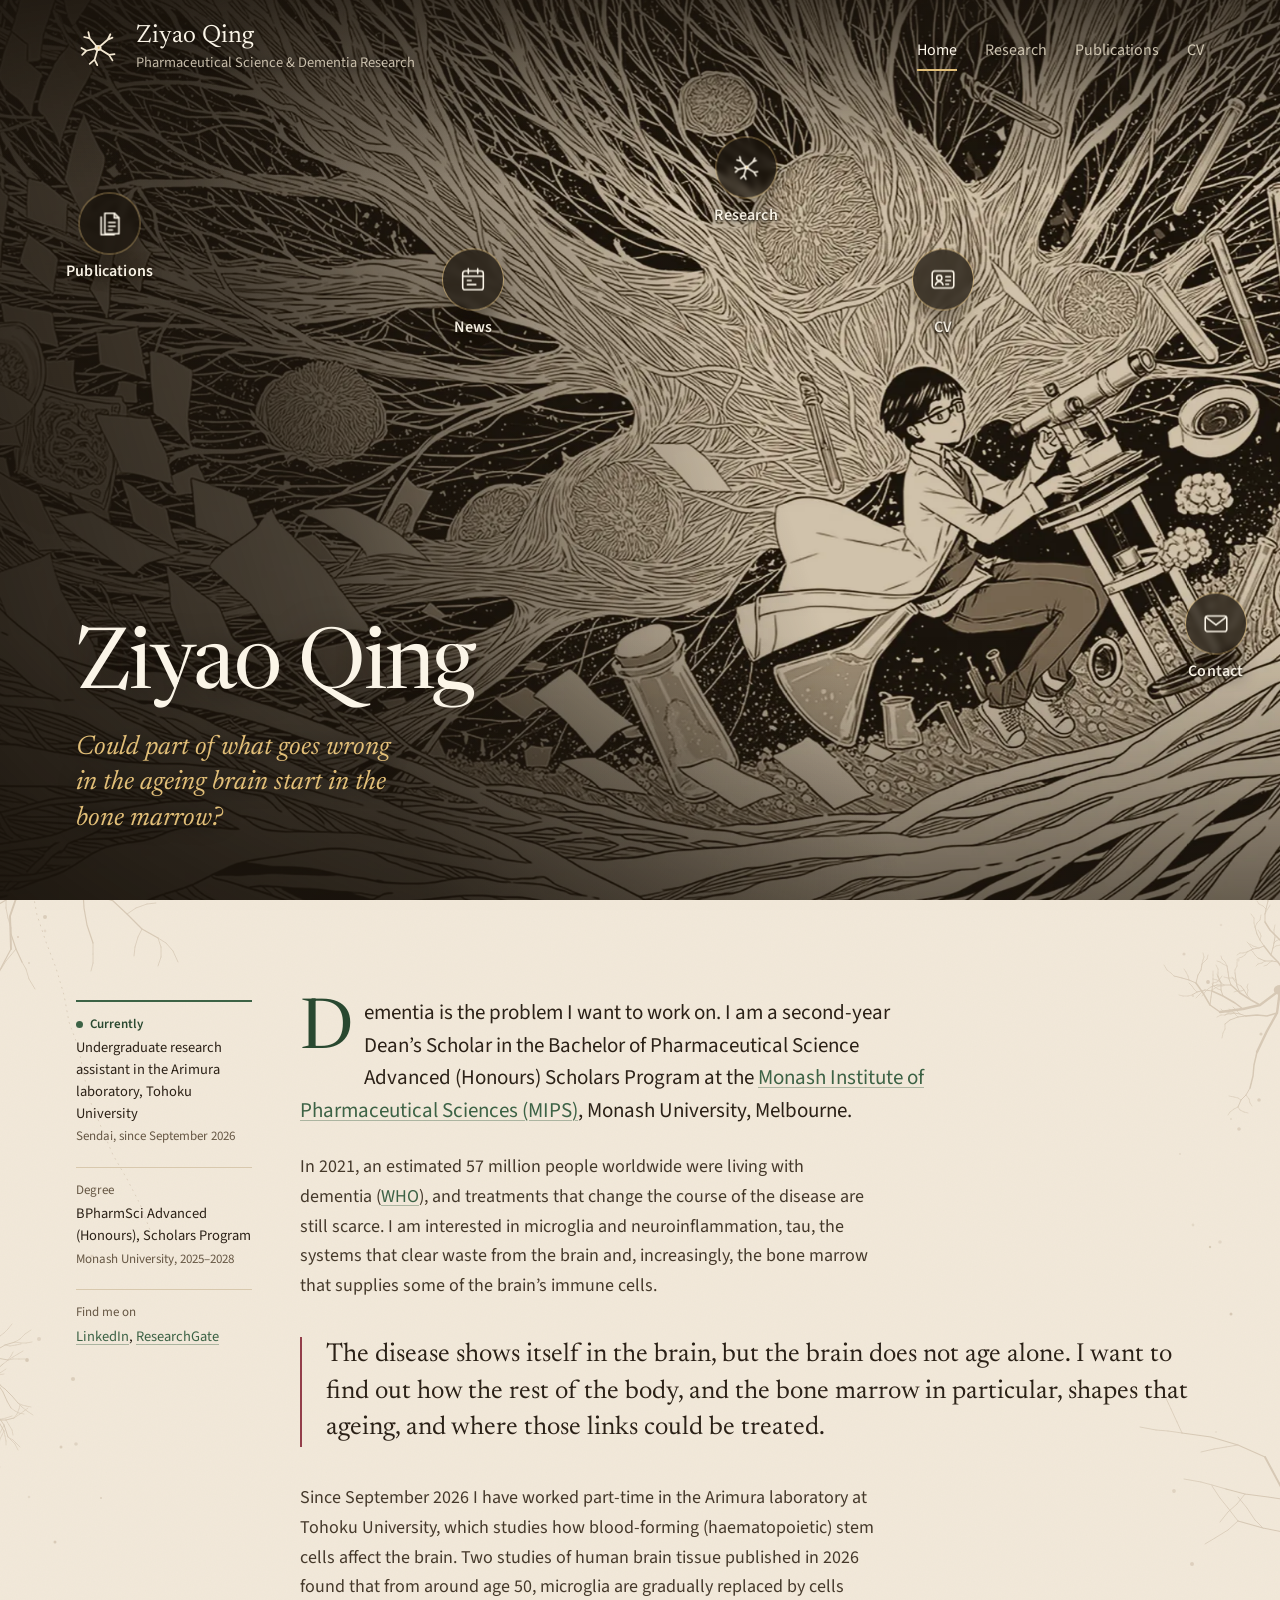
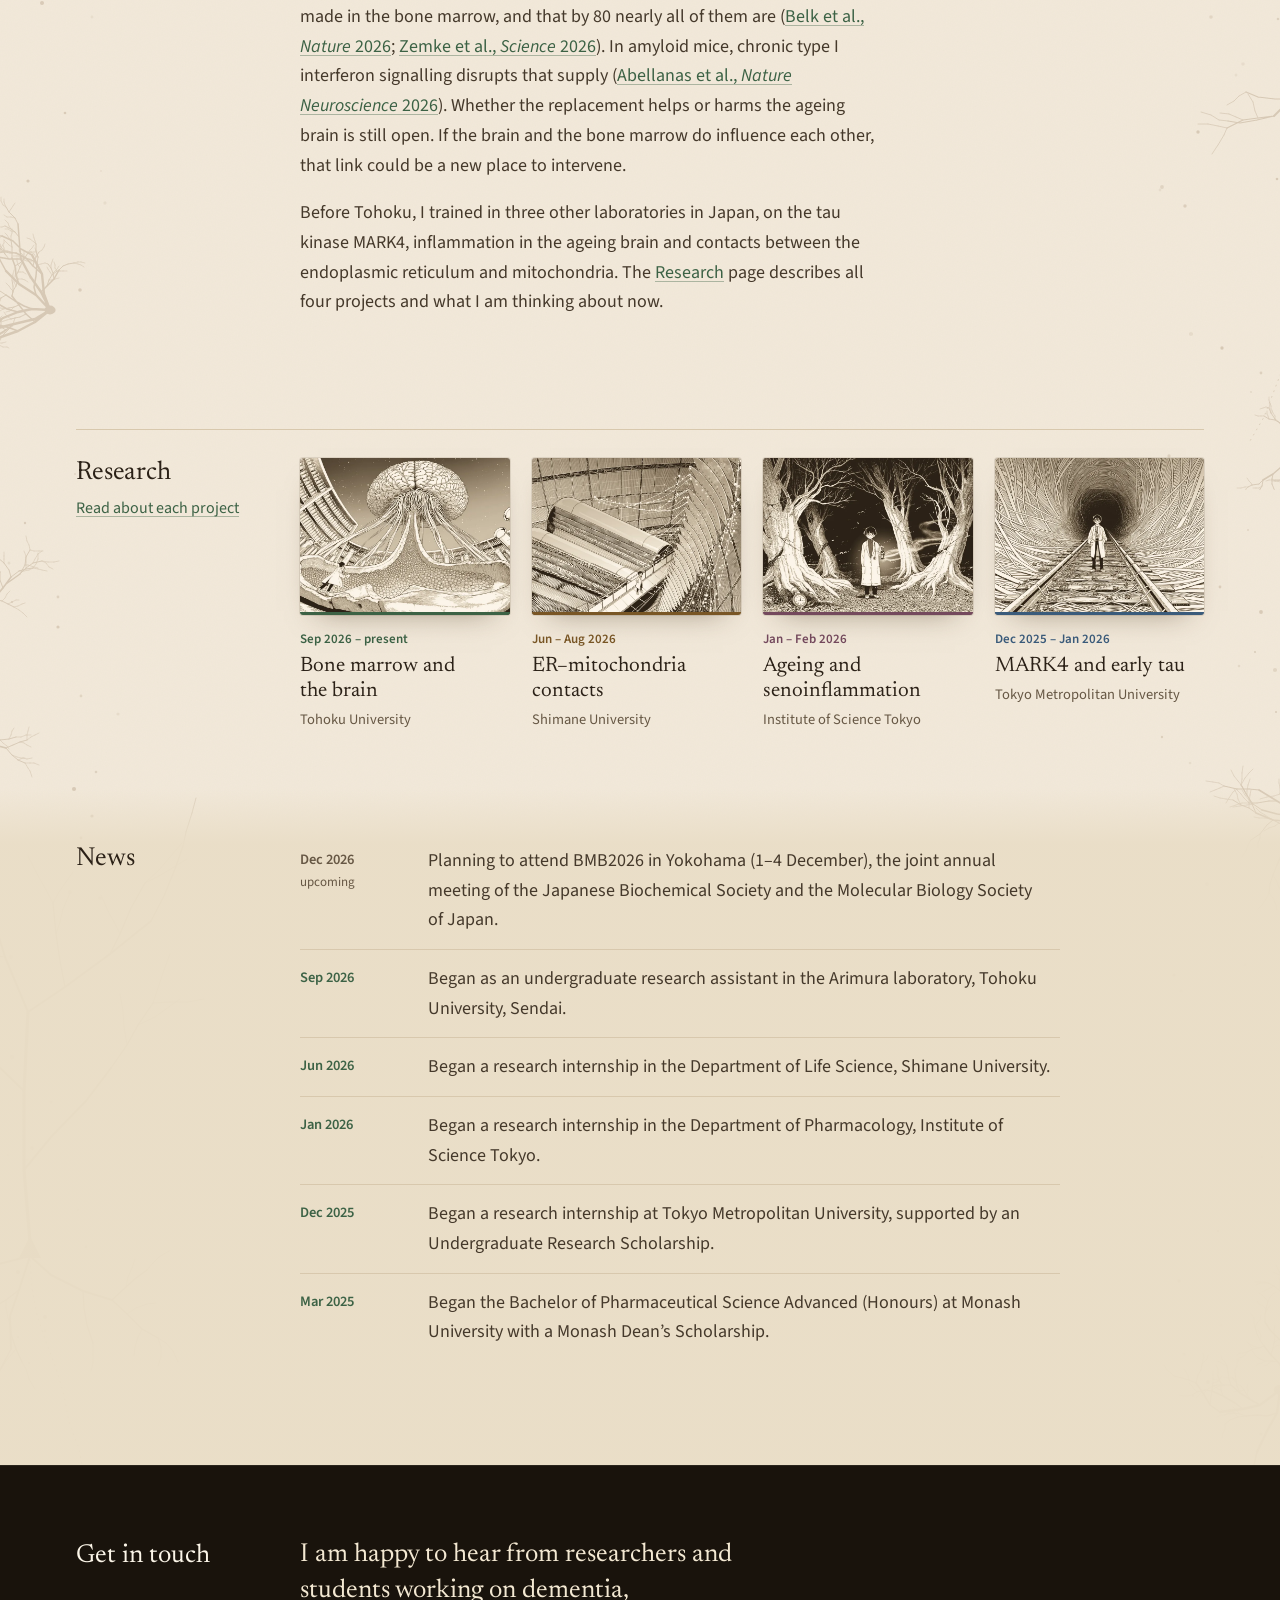
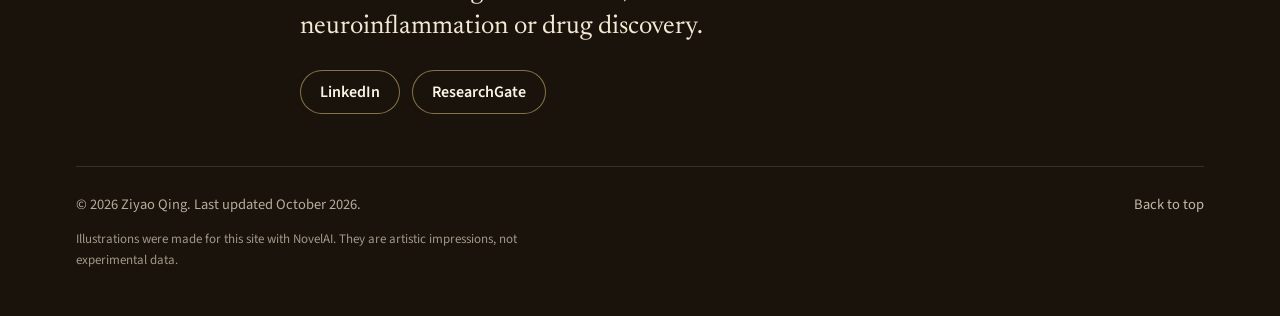
<file: index.html>
<!doctype html>
<html lang="en">
<head>
  <meta charset="utf-8">
  <meta name="viewport" content="width=device-width, initial-scale=1">
  <meta name="theme-color" content="#19130c">
  <title>Ziyao Qing – Pharmaceutical Science &amp; Dementia Research</title>
  <meta name="description" content="Personal website of Ziyao Qing, Dean's Scholar at the Monash Institute of Pharmaceutical Sciences, researching dementia and drug discovery.">
  <meta name="author" content="Ziyao Qing">
  <meta property="og:type" content="website">
  <meta property="og:title" content="Ziyao Qing">
  <meta property="og:description" content="Pharmaceutical science student at Monash University studying how the ageing body may push the brain toward dementia.">
  <meta property="og:image" content="https://ziyaoqing.github.io/images/art/og.jpg">
  <meta property="og:url" content="https://ziyaoqing.github.io/">
  <meta name="twitter:card" content="summary_large_image">
  <link rel="canonical" href="https://ziyaoqing.github.io/">
  <link rel="icon" type="image/svg+xml" href="images/microglia-glyph.svg">
  <link rel="alternate icon" type="image/png" href="images/favicon.png">
  <link rel="apple-touch-icon" href="images/apple-touch-icon.png">
  <link rel="preconnect" href="https://fonts.googleapis.com">
  <link rel="preconnect" href="https://fonts.gstatic.com" crossorigin>
  <link rel="stylesheet" href="https://fonts.googleapis.com/css2?family=Newsreader:ital,opsz,wght@0,6..72,400..600;1,6..72,400..500&family=Source+Sans+3:ital,wght@0,400..700;1,400..600&display=swap">
  <link rel="stylesheet" href="style.css?v=20261027e">
  <script type="application/ld+json">
  {
    "@context": "https://schema.org",
    "@type": "Person",
    "name": "Ziyao Qing",
    "url": "https://ziyaoqing.github.io/",
    "description": "Pharmaceutical science student at Monash University working on dementia, microglia and the bone marrow–brain axis.",
    "affiliation": [
      {"@type": "CollegeOrUniversity", "name": "Monash University", "url": "https://www.monash.edu/"},
      {"@type": "CollegeOrUniversity", "name": "Tohoku University", "url": "https://www.tohoku.ac.jp/en/"}
    ],
    "memberOf": [
      {"@type": "Organization", "name": "Neuroimmunology Australia"},
      {"@type": "Organization", "name": "International Society of Neuroimmunology"},
      {"@type": "Organization", "name": "Japanese Biochemical Society"},
      {"@type": "Organization", "name": "The Japanese Society for Chemical Biology"},
      {"@type": "Organization", "name": "Japan-Taiwan Biotech Association"}
    ],
    "knowsAbout": ["Dementia", "Microglia", "Neuroinflammation", "Tau", "Bone marrow–brain axis", "Drug discovery"],
    "knowsLanguage": ["zh", "en", "ja"],
    "sameAs": ["https://www.linkedin.com/in/ziyaoqing8964/", "https://www.researchgate.net/profile/Ziyao-Qing"]
  }
  </script>
</head>
<body class="page-home">
  <a class="skip-link" href="#main">Skip to content</a>
  <header class="masthead">
    <div class="wrapper">
      <a href="index.html" class="site-avatar" aria-hidden="true" tabindex="-1"><svg aria-hidden="true" xmlns="http://www.w3.org/2000/svg" viewBox="0 0 64 64" fill="none" stroke="currentColor" stroke-width="2.6" stroke-linecap="round" stroke-linejoin="round"><path d="M32 32 L46 20 M46 20 L53 17 M46 20 L50 12"/><path d="M32 32 L20 18 M20 18 L12 16 M20 18 L18 9"/><path d="M32 32 L15 36 M15 36 L8 32 M15 36 L9 42"/><path d="M32 32 L27 49 M27 49 L20 55 M27 49 L31 57"/><path d="M32 32 L48 42 M48 42 L56 41 M48 42 L53 50"/><ellipse cx="32" cy="32" rx="5.2" ry="4.4" fill="currentColor" stroke="none"/><circle cx="33" cy="31.5" r="1.6" stroke="none" style="fill:var(--gold)"/></svg></a>
      <div class="site-info">
        <a href="index.html" class="site-name">Ziyao Qing</a>
        <p class="site-description">Pharmaceutical Science &amp; Dementia Research</p>
      </div>
      <nav aria-label="Main">
        <a href="index.html" class="active" aria-current="page">Home</a>
        <a href="research.html">Research</a>
        <a href="publications.html">Publications</a>
        <a href="cv.html">CV</a>
      </nav>
    </div>
  </header>

  <section class="hero" aria-label="Introduction">
    <div class="hero-art">
      <div class="hero-breathe">
        <img class="hero-img" src="images/art/hero-1200.webp" srcset="images/art/hero-1200.webp 1200w, images/art/hero-1920.webp 1920w" sizes="100vw" width="1200" height="738" fetchpriority="high" alt="Ink illustration in manga style: a young researcher in a lab coat looks into a microscope beneath an enormous branching tree of glial cells and neurons, with papers and glassware drifting around him.">
        <div class="hero-shade" aria-hidden="true"></div>
        <ul class="spots" aria-label="Explore the site">
          <li><a class="spot" href="publications.html" data-x="15" data-y="27" style="--x:15;--y:27;--i:0"><span class="ring"><svg viewBox="0 0 32 32" aria-hidden="true"><g fill="none" stroke="currentColor" stroke-width="1.7" stroke-linejoin="round" stroke-linecap="round"><path d="M11 5h10l5 5v17H11z"/><path d="M21 5v5h5"/><path d="M7 9v19h14"/><path d="M15 15h7M15 19h7M15 23h4"/></g></svg></span><span class="lbl">Publications</span></a></li>
          <li><a class="spot" href="#news" data-x="39" data-y="33" style="--x:39;--y:33;--i:1"><span class="ring"><svg viewBox="0 0 32 32" aria-hidden="true"><g fill="none" stroke="currentColor" stroke-width="1.7" stroke-linejoin="round" stroke-linecap="round"><rect x="5" y="7" width="22" height="20" rx="2.5"/><path d="M5 12.5h22M11 4.5v5M21 4.5v5"/><path d="M10 17h4M10 21.5h9"/></g></svg></span><span class="lbl">News</span></a></li>
          <li><a class="spot" href="research.html" data-x="57" data-y="21" style="--x:57;--y:21;--i:2"><span class="ring"><svg viewBox="0 0 32 32" aria-hidden="true"><g fill="none" stroke="currentColor" stroke-width="1.7" stroke-linecap="round" stroke-linejoin="round"><path d="M16 16 23 10 26.5 8.5M23 10 25 6"/><path d="M16 16 10 9 6 8M10 9 9 4.5"/><path d="M16 16 7.5 18 4 16M7.5 18 4.5 21"/><path d="M16 16 13.5 24.5 10 27.5M13.5 24.5 15.5 28.5"/><path d="M16 16 24 21 28 20.5M24 21 26.5 25"/></g><ellipse cx="16" cy="16" rx="2.8" ry="2.3" fill="currentColor"/><circle cx="16.5" cy="15.8" r=".9" style="fill:var(--gold)"/></svg></span><span class="lbl">Research</span></a></li>
          <li><a class="spot" href="cv.html" data-x="70" data-y="33" style="--x:70;--y:33;--i:3"><span class="ring"><svg viewBox="0 0 32 32" aria-hidden="true"><g fill="none" stroke="currentColor" stroke-width="1.7" stroke-linejoin="round" stroke-linecap="round"><rect x="4.5" y="7" width="23" height="18" rx="2.5"/><circle cx="12" cy="14.3" r="2.8"/><path d="M8 21.5c.8-2.2 2.3-3.3 4-3.3s3.2 1.1 4 3.3"/><path d="M19 13h5M19 17h5M19 21h3"/></g></svg></span><span class="lbl">CV</span></a></li>
          <li><a class="spot" href="#contact" data-x="88" data-y="70" style="--x:88;--y:70;--i:4"><span class="ring"><svg viewBox="0 0 32 32" aria-hidden="true"><g fill="none" stroke="currentColor" stroke-width="1.7" stroke-linejoin="round" stroke-linecap="round"><rect x="4.5" y="8" width="23" height="16.5" rx="2.5"/><path d="m5.5 9.5 10.5 8 10.5-8"/></g></svg></span><span class="lbl">Contact</span></a></li>
        </ul>
      </div>
    </div>
    <div class="wrapper hero-text">
      <h1>Ziyao Qing</h1>
      <p class="hero-sub">Could part of what goes wrong in the ageing brain start in the bone marrow?</p>
    </div>
  </section>

  <main class="wrapper" id="main">
    <section class="intro grid2">
      <aside class="label-col">
        <dl class="facts">
          <div class="now"><dt>Currently</dt><dd>Undergraduate research assistant in the Arimura laboratory, Tohoku University<span class="since">Sendai, since September 2026</span></dd></div>
          <div><dt>Degree</dt><dd>BPharmSci Advanced (Honours), Scholars Program<span class="since">Monash University, <span class="nw">2025–2028</span></span></dd></div>
          <div><dt>Find me on</dt><dd><a href="https://www.linkedin.com/in/ziyaoqing8964/">LinkedIn</a>,
            <a href="https://www.researchgate.net/profile/Ziyao-Qing">ResearchGate</a></dd></div>
        </dl>
      </aside>
      <div class="intro-text content">
        <p class="lead">Dementia is the problem I want to work on. I am a second-year Dean’s Scholar in the Bachelor of
          Pharmaceutical Science Advanced (Honours) Scholars Program at the <a href="https://www.monash.edu/pharm">Monash
          Institute of Pharmaceutical Sciences (MIPS)</a>, Monash University, Melbourne.</p>

        <p>In 2021, an estimated 57 million people worldwide were living with dementia
          (<a href="https://www.who.int/news-room/fact-sheets/detail/dementia">WHO</a>), and treatments that change the
          course of the disease are still scarce. I am interested in microglia and neuroinflammation, tau, the systems
          that clear waste from the brain and, increasingly, the bone marrow that supplies some of the brain’s immune
          cells.</p>

        <p class="thesis">The disease shows itself in the brain, but the brain does not age alone. I want to find out how
          the rest of the body, and the bone marrow in particular, shapes that ageing, and where those links could be
          treated.</p>

        <p>Since September 2026 I have worked part-time in the Arimura laboratory at Tohoku University, which studies how
          blood-forming (haematopoietic) stem cells affect the brain. Two studies of human brain tissue published in 2026
          found that from around age 50, microglia are gradually replaced by cells made in the bone marrow, and that by 80
          nearly all of them are (<a href="https://doi.org/10.1038/s41586-026-10939-0">Belk et al., <em>Nature</em>
          2026</a>; <a href="https://doi.org/10.1126/science.adt8307">Zemke et al., <em>Science</em> 2026</a>). In amyloid
          mice, chronic type I interferon signalling disrupts that supply
          (<a href="https://doi.org/10.1038/s41593-026-02417-7">Abellanas et al., <em>Nature Neuroscience</em> 2026</a>).
          Whether the replacement helps or harms the ageing brain is still open. If the brain and the bone marrow do
          influence each other, that link could be a new place to intervene.</p>

        <p>Before Tohoku, I trained in three other laboratories in Japan, on the tau kinase MARK4, inflammation in the
          ageing brain and contacts between the endoplasmic reticulum and mitochondria. The
          <a href="research.html">Research</a> page describes all four projects and what I am thinking about now.</p>
      </div>
    </section>

    <section class="grid2 home-sec">
      <div class="label-h">
        <h2>Research</h2>
        <a class="more" href="research.html">Read about each project</a>
      </div>
      <ul class="tiles content" aria-label="Research themes">
      <li class="c-tohoku"><a href="research.html#bone-marrow"><span class="thumb photo"><img src="images/art/tile-tohoku.webp" width="800" height="600" loading="lazy" alt=""></span><span class="when">Sep 2026 – present</span><strong>Bone marrow and the brain</strong><span class="where">Tohoku University</span></a></li>
      <li class="c-shimane"><a href="research.html#organelle-contacts"><span class="thumb photo"><img src="images/art/tile-shimane.webp" width="800" height="600" loading="lazy" alt=""></span><span class="when">Jun – Aug 2026</span><strong>ER–mitochondria contacts</strong><span class="where">Shimane University</span></a></li>
      <li class="c-tokyo"><a href="research.html#senoinflammation"><span class="thumb photo"><img src="images/art/tile-tokyo.webp" width="800" height="600" loading="lazy" alt=""></span><span class="when">Jan – Feb 2026</span><strong>Ageing and senoinflammation</strong><span class="where">Institute of Science Tokyo</span></a></li>
      <li class="c-tmu"><a href="research.html#mark4"><span class="thumb photo"><img src="images/art/tile-tmu.webp" width="800" height="600" loading="lazy" alt=""></span><span class="when">Dec 2025 – Jan 2026</span><strong>MARK4 and early tau</strong><span class="where">Tokyo Metropolitan University</span></a></li>
      </ul>
    </section>

    <section class="band grid2 home-sec" id="news">
      <h2 class="label-h">News</h2>
      <ul class="news content">
      <li class="upcoming"><time datetime="2026-12">Dec 2026</time><span>Planning to attend BMB2026 in Yokohama (1–4 December), the joint annual meeting of the Japanese Biochemical Society and the Molecular Biology Society of Japan.</span></li>
      <li><time datetime="2026-09">Sep 2026</time><span>Began as an undergraduate research assistant in the Arimura laboratory, Tohoku University, Sendai.</span></li>
      <li><time datetime="2026-06">Jun 2026</time><span>Began a research internship in the Department of Life Science, Shimane University.</span></li>
      <li><time datetime="2026-01">Jan 2026</time><span>Began a research internship in the Department of Pharmacology, Institute of Science Tokyo.</span></li>
      <li><time datetime="2025-12">Dec 2025</time><span>Began a research internship at Tokyo Metropolitan University, supported by an Undergraduate Research Scholarship.</span></li>
      <li><time datetime="2025-03">Mar 2025</time><span>Began the Bachelor of Pharmaceutical Science Advanced (Honours) at Monash University with a Monash Dean’s Scholarship.</span></li>
      </ul>
    </section>

  </main>

  <footer id="contact">
    <div class="wrapper">
      <div class="colophon">
        <p class="colophon-label">Get in touch</p>
        <div class="colophon-body">
          <p class="colophon-text">I am happy to hear from researchers and students working on dementia, neuroinflammation or drug discovery.</p>
          <p class="colophon-links"><a href="https://www.linkedin.com/in/ziyaoqing8964/">LinkedIn</a> <a href="https://www.researchgate.net/profile/Ziyao-Qing">ResearchGate</a></p>
        </div>
      </div>
      <div class="foot">
        <span>&copy; 2026 Ziyao Qing. Last updated October 2026.</span>
        <a class="to-top" href="#top">Back to top</a>
      </div>
      <p class="credit">Illustrations were made for this site with NovelAI. They are artistic impressions, not experimental data.</p>
    </div>
  </footer>

  <script>
  (function () {
    var hero = document.querySelector('.hero'); if (!hero) return;
    var art = hero.querySelector('.hero-art'), img = hero.querySelector('.hero-img');
    var spots = hero.querySelectorAll('.spot'), IW = 1200, IH = 738;
    function place() {
      var w = art.clientWidth, h = art.clientHeight, s = Math.max(w / IW, h / IH);
      var pos = getComputedStyle(img).objectPosition.split(' ');
      var ox = (w - IW * s) * parseFloat(pos[0]) / 100, oy = (h - IH * s) * parseFloat(pos[1]) / 100;
      var ar = art.getBoundingClientRect(), pad = 16;
      var text = [].map.call(hero.querySelectorAll('.hero-text > *'), function (e) { return e.getBoundingClientRect(); });
      for (var i = 0; i < spots.length; i++) {
        var a = spots[i];
        // keep every hotspot inside the visible frame, clear of the header
        var x = Math.min(Math.max(a.dataset.x / 100 * IW * s + ox, pad + 64), w - pad - 64);
        var y = Math.min(Math.max(a.dataset.y / 100 * IH * s + oy, pad + 140), h - pad - 70);
        a.style.left = x + 'px'; a.style.top = y + 'px';
        // and never on top of the title block
        var cx = ar.left + x, cy = ar.top + y, clash = text.some(function (r) {
          return cx + 60 > r.left && cx - 60 < r.right && cy + 50 > r.top && cy - 40 < r.bottom;
        });
        a.parentNode.hidden = clash;
      }
    }
    place(); window.addEventListener('resize', place);
    var reduce = window.matchMedia('(prefers-reduced-motion: reduce)').matches;
    if (!reduce && window.matchMedia('(pointer: fine)').matches) {
      hero.addEventListener('pointermove', function (e) {
        var r = hero.getBoundingClientRect();
        art.style.setProperty('--px', (((e.clientX - r.left) / r.width - .5) * -14).toFixed(1) + 'px');
        art.style.setProperty('--py', (((e.clientY - r.top) / r.height - .5) * -9).toFixed(1) + 'px');
      });
      hero.addEventListener('pointerleave', function () { art.style.setProperty('--px', '0px'); art.style.setProperty('--py', '0px'); });
    }
  })();
  </script>
</body>
</html>
</file>
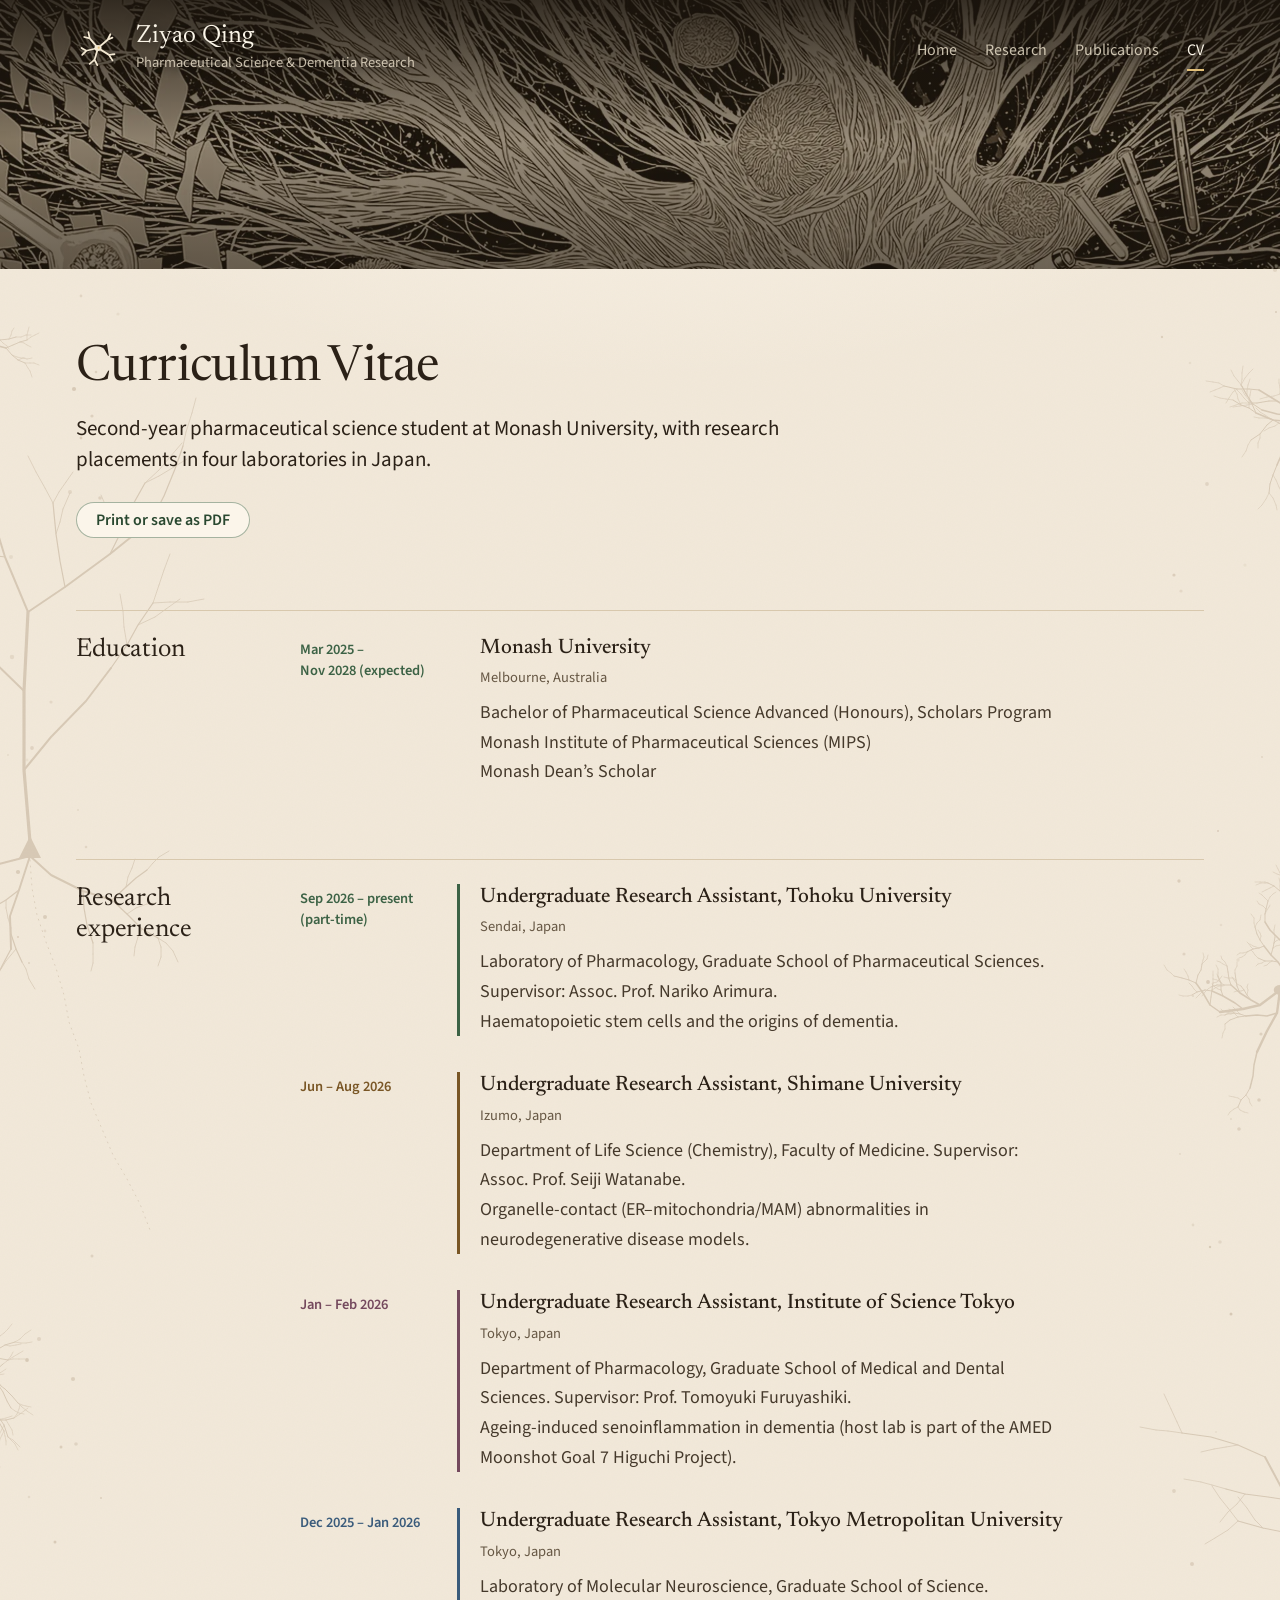
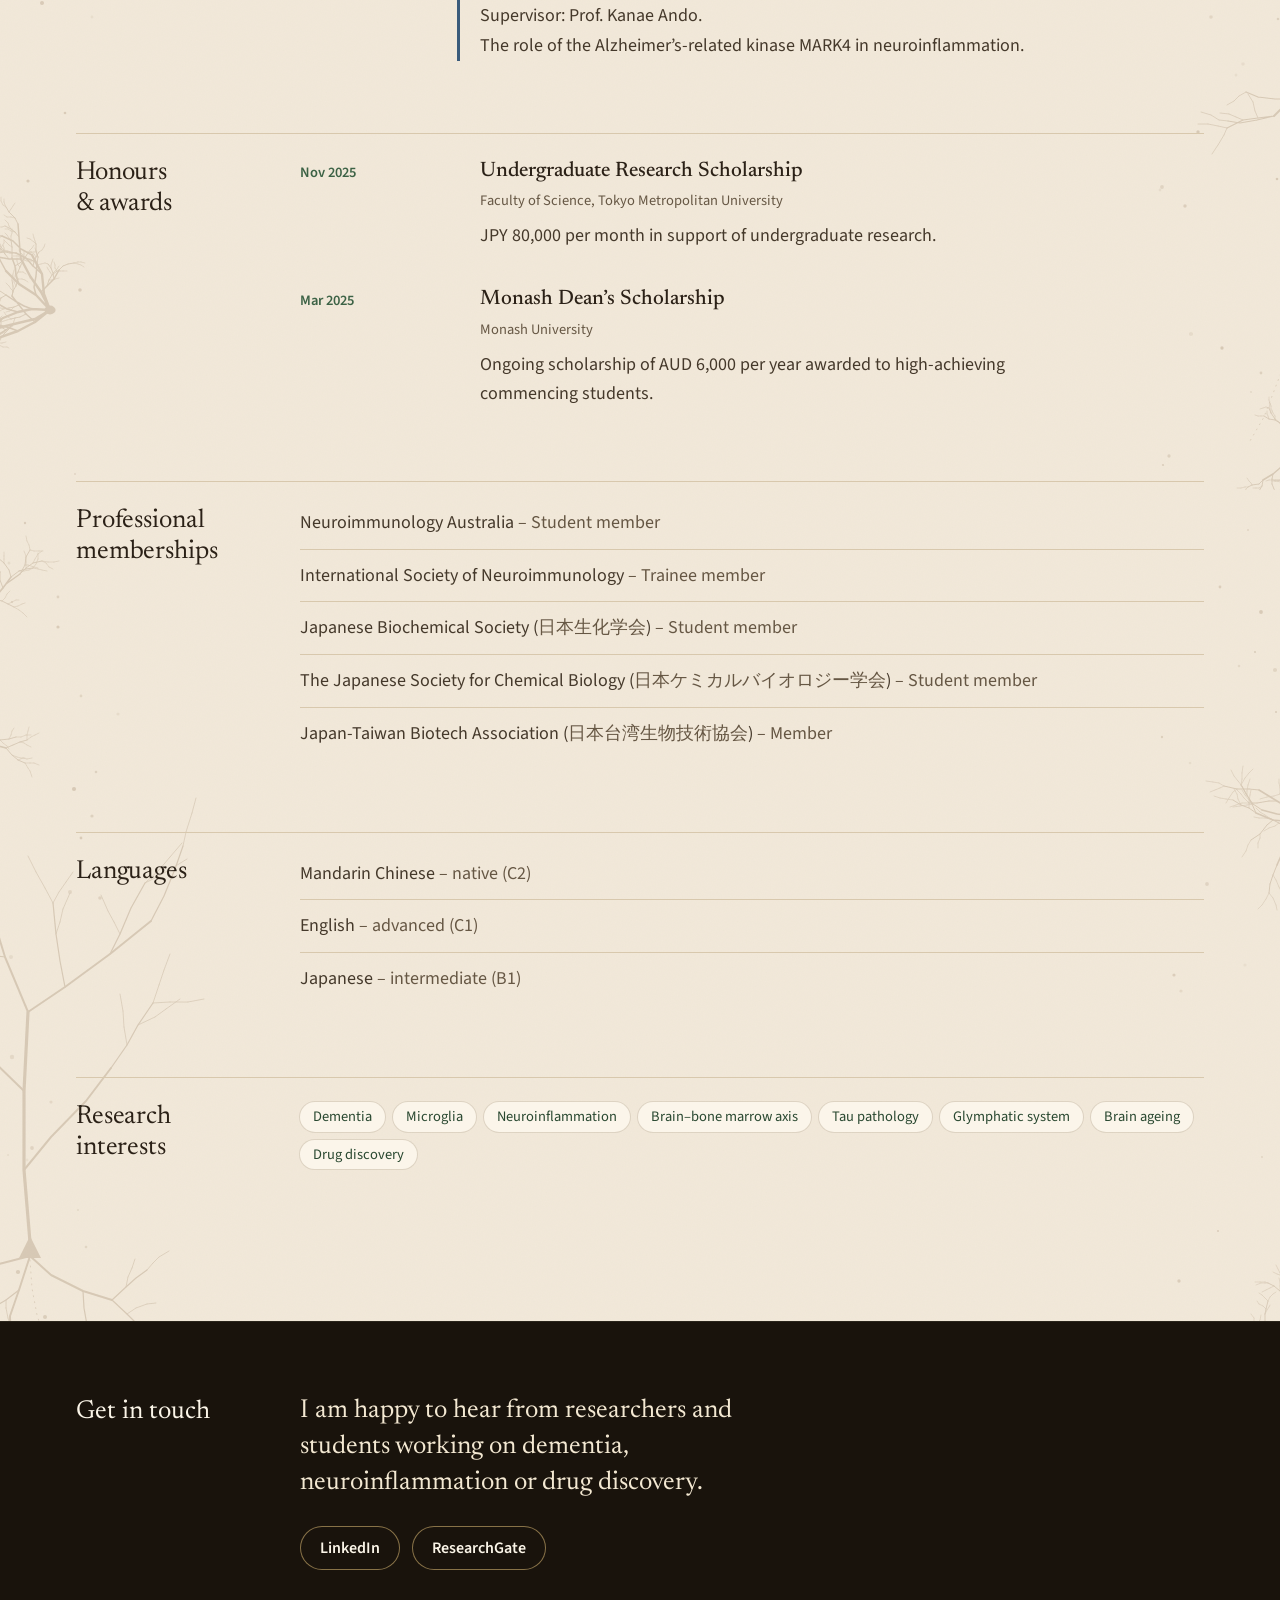
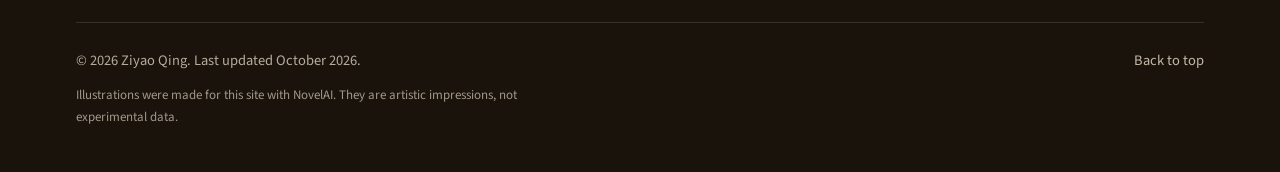
<file: cv.html>
<!doctype html>
<html lang="en">
<head>
  <meta charset="utf-8">
  <meta name="viewport" content="width=device-width, initial-scale=1">
  <meta name="theme-color" content="#19130c">
  <title>CV – Ziyao Qing</title>
  <meta name="description" content="Curriculum vitae of Ziyao Qing: education, research experience in dementia and neuroinflammation, awards and memberships.">
  <meta name="author" content="Ziyao Qing">
  <meta property="og:type" content="website">
  <meta property="og:title" content="CV – Ziyao Qing">
  <meta property="og:description" content="Curriculum vitae of Ziyao Qing: education, research experience, awards and memberships.">
  <meta property="og:image" content="https://ziyaoqing.github.io/images/art/og.jpg">
  <meta property="og:url" content="https://ziyaoqing.github.io/cv.html">
  <meta name="twitter:card" content="summary_large_image">
  <link rel="canonical" href="https://ziyaoqing.github.io/cv.html">
  <link rel="icon" type="image/svg+xml" href="images/microglia-glyph.svg">
  <link rel="alternate icon" type="image/png" href="images/favicon.png">
  <link rel="apple-touch-icon" href="images/apple-touch-icon.png">
  <link rel="preconnect" href="https://fonts.googleapis.com">
  <link rel="preconnect" href="https://fonts.gstatic.com" crossorigin>
  <link rel="stylesheet" href="https://fonts.googleapis.com/css2?family=Newsreader:ital,opsz,wght@0,6..72,400..600;1,6..72,400..500&family=Source+Sans+3:ital,wght@0,400..700;1,400..600&display=swap">
  <link rel="stylesheet" href="style.css?v=20261027e">
</head>
<body class="page-cv">
  <a class="skip-link" href="#main">Skip to content</a>
  <header class="masthead">
    <div class="wrapper">
      <a href="index.html" class="site-avatar" aria-hidden="true" tabindex="-1"><svg aria-hidden="true" xmlns="http://www.w3.org/2000/svg" viewBox="0 0 64 64" fill="none" stroke="currentColor" stroke-width="2.6" stroke-linecap="round" stroke-linejoin="round"><path d="M32 32 L46 20 M46 20 L53 17 M46 20 L50 12"/><path d="M32 32 L20 18 M20 18 L12 16 M20 18 L18 9"/><path d="M32 32 L15 36 M15 36 L8 32 M15 36 L9 42"/><path d="M32 32 L27 49 M27 49 L20 55 M27 49 L31 57"/><path d="M32 32 L48 42 M48 42 L56 41 M48 42 L53 50"/><ellipse cx="32" cy="32" rx="5.2" ry="4.4" fill="currentColor" stroke="none"/><circle cx="33" cy="31.5" r="1.6" stroke="none" style="fill:var(--gold)"/></svg></a>
      <div class="site-info">
        <a href="index.html" class="site-name">Ziyao Qing</a>
        <p class="site-description">Pharmaceutical Science &amp; Dementia Research</p>
      </div>
      <nav aria-label="Main">
        <a href="index.html">Home</a>
        <a href="research.html">Research</a>
        <a href="publications.html">Publications</a>
        <a href="cv.html" class="active" aria-current="page">CV</a>
      </nav>
    </div>
  </header>
  <div class="banner" aria-hidden="true">
    <img src="images/art/banner-glia-1200.webp" srcset="images/art/banner-glia-1200.webp 1200w, images/art/banner-glia-1920.webp 1920w" sizes="100vw" width="1200" height="275" alt="">
  </div>

  <main class="wrapper" id="main">
    <div class="print-head">
      <p class="print-name">Ziyao Qing</p>
      <p class="print-links"><span>ziyaoqing.github.io</span><span>linkedin.com/in/ziyaoqing8964</span><span>researchgate.net/profile/Ziyao-Qing</span></p>
    </div>
    <h1>Curriculum Vitae</h1>
    <p class="intro-line">Second-year pharmaceutical science student at Monash University, with research placements in four
      laboratories in Japan.</p>
    <p class="cv-actions"><button type="button" class="btn-print" onclick="window.print()">Print or save as PDF</button></p>

    <section class="cv-section">
      <h2>Education</h2>
      <div class="cv-list">
        <div class="cv-item">
          <p class="when">Mar 2025 –<br>Nov 2028 (expected)</p>
          <div>
            <h3>Monash University</h3>
            <p class="where">Melbourne, Australia</p>
            <p>Bachelor of Pharmaceutical Science Advanced (Honours), Scholars Program<br>
              Monash Institute of Pharmaceutical Sciences (MIPS)<br>
              Monash Dean’s Scholar</p>
          </div>
        </div>
      </div>
    </section>

    <section class="cv-section">
      <h2>Research experience</h2>
      <div class="cv-list">
        <div class="cv-item c-tohoku">
          <p class="when">Sep 2026 – present<br>(part-time)</p>
          <div>
            <h3>Undergraduate Research Assistant, Tohoku University</h3>
            <p class="where">Sendai, Japan</p>
            <p>Laboratory of Pharmacology, Graduate School of Pharmaceutical Sciences. Supervisor: Assoc.&nbsp;Prof.&nbsp;Nariko
              Arimura.<br>Haematopoietic stem cells and the origins of dementia.</p>
          </div>
        </div>
        <div class="cv-item c-shimane">
          <p class="when">Jun – Aug 2026</p>
          <div>
            <h3>Undergraduate Research Assistant, Shimane University</h3>
            <p class="where">Izumo, Japan</p>
            <p>Department of Life Science (Chemistry), Faculty of Medicine. Supervisor: Assoc.&nbsp;Prof.&nbsp;Seiji Watanabe.<br>
              Organelle-contact (ER–mitochondria/MAM) abnormalities in neurodegenerative disease models.</p>
          </div>
        </div>
        <div class="cv-item c-tokyo">
          <p class="when">Jan – Feb 2026</p>
          <div>
            <h3>Undergraduate Research Assistant, Institute of Science Tokyo</h3>
            <p class="where">Tokyo, Japan</p>
            <p>Department of Pharmacology, Graduate School of Medical and Dental Sciences. Supervisor: Prof.&nbsp;Tomoyuki
              Furuyashiki.<br>Ageing-induced senoinflammation in dementia (host lab is part of the AMED Moonshot Goal&nbsp;7
              Higuchi Project).</p>
          </div>
        </div>
        <div class="cv-item c-tmu">
          <p class="when">Dec 2025 – Jan 2026</p>
          <div>
            <h3>Undergraduate Research Assistant, Tokyo Metropolitan University</h3>
            <p class="where">Tokyo, Japan</p>
            <p>Laboratory of Molecular Neuroscience, Graduate School of Science. Supervisor: Prof.&nbsp;Kanae Ando.<br>
              The role of the Alzheimer’s-related kinase MARK4 in neuroinflammation.</p>
          </div>
        </div>
      </div>
    </section>

    <section class="cv-section">
      <h2>Honours &amp; awards</h2>
      <div class="cv-list">
        <div class="cv-item">
          <p class="when">Nov 2025</p>
          <div>
            <h3>Undergraduate Research Scholarship</h3>
            <p class="where">Faculty of Science, Tokyo Metropolitan University</p>
            <p>JPY&nbsp;80,000 per month in support of undergraduate research.</p>
          </div>
        </div>
        <div class="cv-item">
          <p class="when">Mar 2025</p>
          <div>
            <h3>Monash Dean’s Scholarship</h3>
            <p class="where">Monash University</p>
            <p>Ongoing scholarship of AUD&nbsp;6,000 per year awarded to high-achieving commencing students.</p>
          </div>
        </div>
      </div>
    </section>

    <section class="cv-section">
      <h2>Professional memberships</h2>
      <ul class="cv-plain">
        <li>Neuroimmunology Australia <span>– Student member</span></li>
        <li>International Society of Neuroimmunology <span>– Trainee member</span></li>
        <li>Japanese Biochemical Society (<span lang="ja">日本生化学会</span>) <span>– Student member</span></li>
        <li>The Japanese Society for Chemical Biology (<span lang="ja">日本ケミカルバイオロジー学会</span>) <span>– Student member</span></li>
        <li>Japan-Taiwan Biotech Association (<span lang="ja">日本台湾生物技術協会</span>) <span>– Member</span></li>
      </ul>
    </section>

    <section class="cv-section">
      <h2>Languages</h2>
      <ul class="cv-plain">
        <li>Mandarin Chinese <span>– native (C2)</span></li>
        <li>English <span>– advanced (C1)</span></li>
        <li>Japanese <span>– intermediate (B1)</span></li>
      </ul>
    </section>

    <section class="cv-section">
      <h2>Research interests</h2>
      <ul class="tags">
        <li>Dementia</li>
        <li>Microglia</li>
        <li>Neuroinflammation</li>
        <li>Brain–bone marrow axis</li>
        <li>Tau pathology</li>
        <li>Glymphatic system</li>
        <li>Brain ageing</li>
        <li>Drug discovery</li>
      </ul>
    </section>
  </main>

  <footer id="contact">
    <div class="wrapper">
      <div class="colophon">
        <p class="colophon-label">Get in touch</p>
        <div class="colophon-body">
          <p class="colophon-text">I am happy to hear from researchers and students working on dementia, neuroinflammation or drug discovery.</p>
          <p class="colophon-links"><a href="https://www.linkedin.com/in/ziyaoqing8964/">LinkedIn</a> <a href="https://www.researchgate.net/profile/Ziyao-Qing">ResearchGate</a></p>
        </div>
      </div>
      <div class="foot">
        <span>&copy; 2026 Ziyao Qing. Last updated October 2026.</span>
        <a class="to-top" href="#top">Back to top</a>
      </div>
      <p class="credit">Illustrations were made for this site with NovelAI. They are artistic impressions, not experimental data.</p>
    </div>
  </footer>
</body>
</html>
</file>
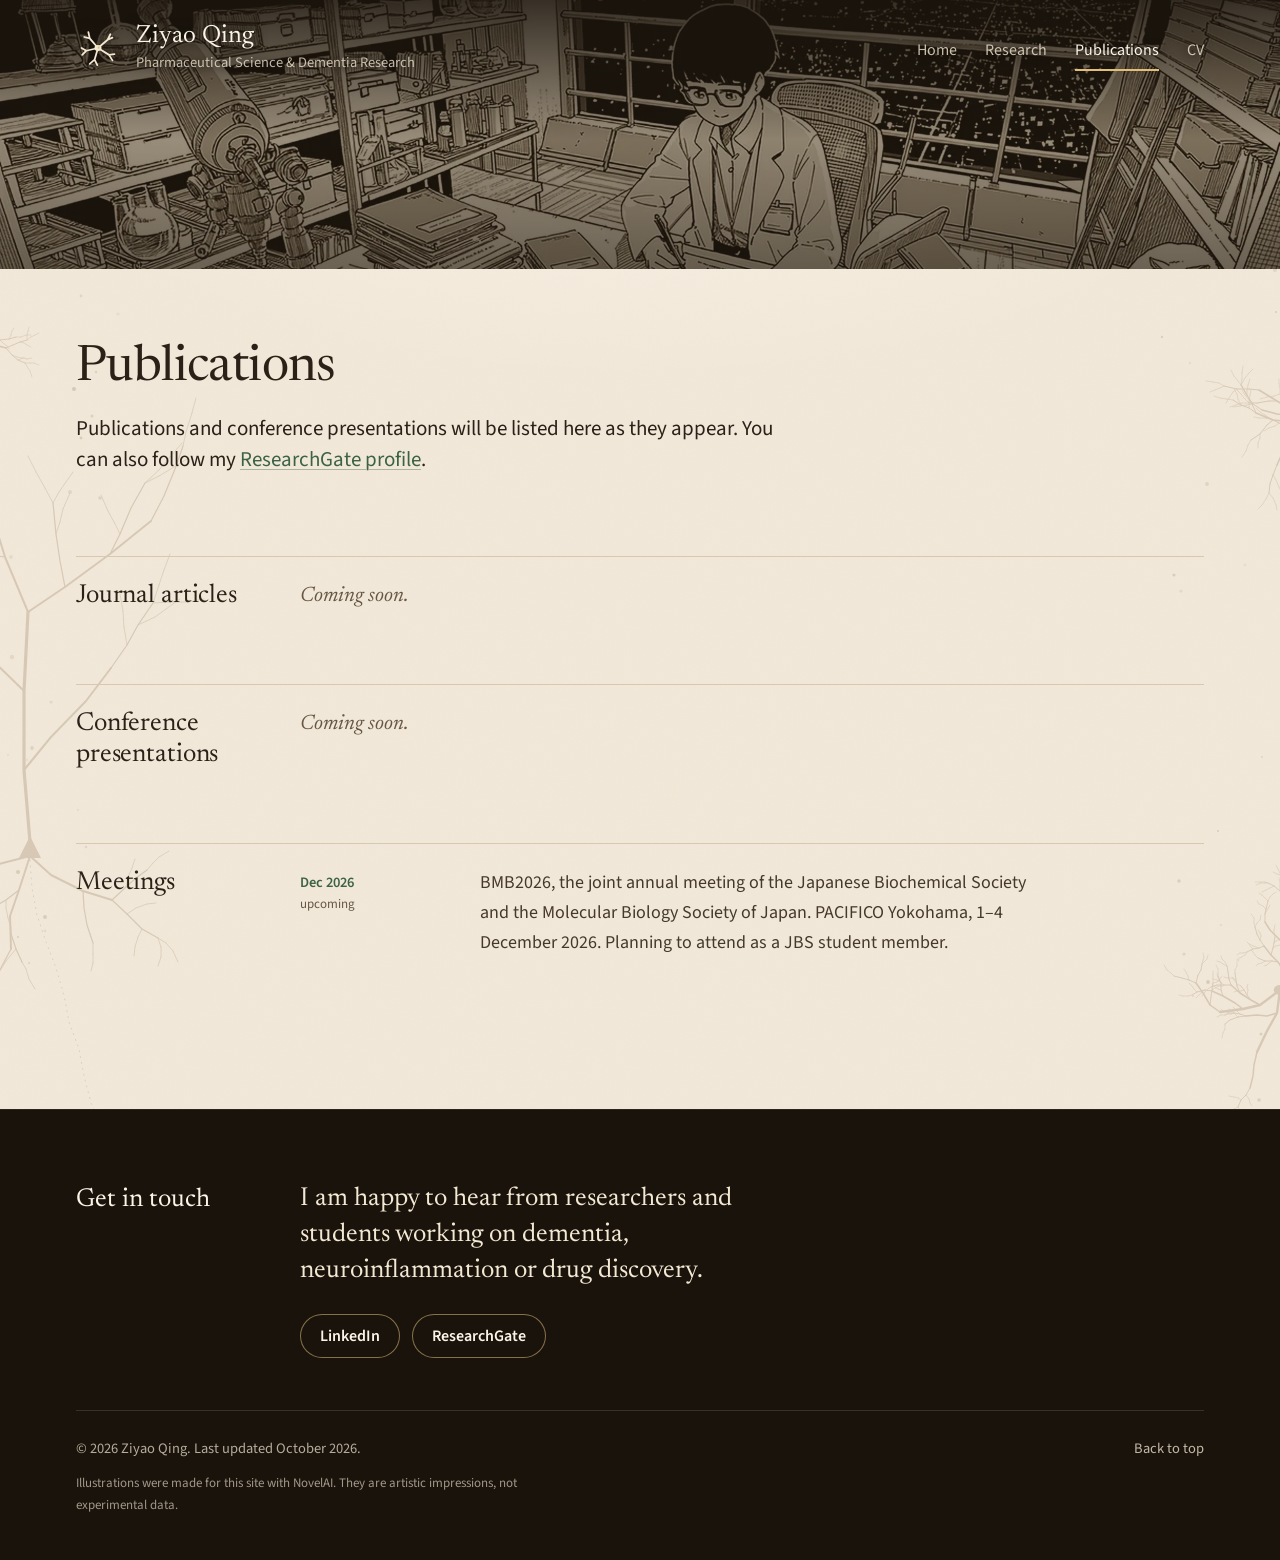
<file: publications.html>
<!doctype html>
<html lang="en">
<head>
  <meta charset="utf-8">
  <meta name="viewport" content="width=device-width, initial-scale=1">
  <meta name="theme-color" content="#19130c">
  <title>Publications – Ziyao Qing</title>
  <meta name="description" content="Publications and conference presentations of Ziyao Qing.">
  <meta name="author" content="Ziyao Qing">
  <meta property="og:type" content="website">
  <meta property="og:title" content="Publications – Ziyao Qing">
  <meta property="og:description" content="Publications and conference presentations of Ziyao Qing.">
  <meta property="og:image" content="https://ziyaoqing.github.io/images/art/og.jpg">
  <meta property="og:url" content="https://ziyaoqing.github.io/publications.html">
  <meta name="twitter:card" content="summary_large_image">
  <link rel="canonical" href="https://ziyaoqing.github.io/publications.html">
  <link rel="icon" type="image/svg+xml" href="images/microglia-glyph.svg">
  <link rel="alternate icon" type="image/png" href="images/favicon.png">
  <link rel="apple-touch-icon" href="images/apple-touch-icon.png">
  <link rel="preconnect" href="https://fonts.googleapis.com">
  <link rel="preconnect" href="https://fonts.gstatic.com" crossorigin>
  <link rel="stylesheet" href="https://fonts.googleapis.com/css2?family=Newsreader:ital,opsz,wght@0,6..72,400..600;1,6..72,400..500&family=Source+Sans+3:ital,wght@0,400..700;1,400..600&display=swap">
  <link rel="stylesheet" href="style.css?v=20261027e">
</head>
<body>
  <a class="skip-link" href="#main">Skip to content</a>
  <header class="masthead">
    <div class="wrapper">
      <a href="index.html" class="site-avatar" aria-hidden="true" tabindex="-1"><svg aria-hidden="true" xmlns="http://www.w3.org/2000/svg" viewBox="0 0 64 64" fill="none" stroke="currentColor" stroke-width="2.6" stroke-linecap="round" stroke-linejoin="round"><path d="M32 32 L46 20 M46 20 L53 17 M46 20 L50 12"/><path d="M32 32 L20 18 M20 18 L12 16 M20 18 L18 9"/><path d="M32 32 L15 36 M15 36 L8 32 M15 36 L9 42"/><path d="M32 32 L27 49 M27 49 L20 55 M27 49 L31 57"/><path d="M32 32 L48 42 M48 42 L56 41 M48 42 L53 50"/><ellipse cx="32" cy="32" rx="5.2" ry="4.4" fill="currentColor" stroke="none"/><circle cx="33" cy="31.5" r="1.6" stroke="none" style="fill:var(--gold)"/></svg></a>
      <div class="site-info">
        <a href="index.html" class="site-name">Ziyao Qing</a>
        <p class="site-description">Pharmaceutical Science &amp; Dementia Research</p>
      </div>
      <nav aria-label="Main">
        <a href="index.html">Home</a>
        <a href="research.html">Research</a>
        <a href="publications.html" class="active" aria-current="page">Publications</a>
        <a href="cv.html">CV</a>
      </nav>
    </div>
  </header>
  <div class="banner" aria-hidden="true">
    <img src="images/art/banner-desk-1200.webp" srcset="images/art/banner-desk-1200.webp 1200w, images/art/banner-desk-1920.webp 1920w" sizes="100vw" width="1200" height="275" alt="">
  </div>

  <main class="wrapper" id="main">
    <h1>Publications</h1>
    <p class="intro-line">Publications and conference presentations will be listed here as they appear. You can also
      follow my <a href="https://www.researchgate.net/profile/Ziyao-Qing">ResearchGate profile</a>.</p>

    <section class="cv-section">
      <h2>Journal articles</h2>
      <p class="placeholder">Coming soon.</p>
      <!-- Example entry:
      <div class="cv-item">
        <p class="when">2027</p>
        <div><p><strong>Qing Z</strong>, Coauthor A, Coauthor B. Title of the paper. <em>Journal Name</em>.
          <a href="https://doi.org/xxxx">DOI</a></p></div>
      </div>
      -->
    </section>

    <section class="cv-section">
      <h2>Conference presentations</h2>
      <p class="placeholder">Coming soon.</p>
    </section>

    <section class="cv-section">
      <h2>Meetings</h2>
      <div class="cv-list">
        <div class="cv-item">
          <p class="when">Dec 2026<br><span class="soon">upcoming</span></p>
          <div><p>BMB2026, the joint annual meeting of the Japanese Biochemical Society and the Molecular Biology Society of
            Japan. PACIFICO Yokohama, 1–4 December 2026. Planning to attend as a JBS student member.</p></div>
        </div>
      </div>
    </section>
  </main>

  <footer id="contact">
    <div class="wrapper">
      <div class="colophon">
        <p class="colophon-label">Get in touch</p>
        <div class="colophon-body">
          <p class="colophon-text">I am happy to hear from researchers and students working on dementia, neuroinflammation or drug discovery.</p>
          <p class="colophon-links"><a href="https://www.linkedin.com/in/ziyaoqing8964/">LinkedIn</a> <a href="https://www.researchgate.net/profile/Ziyao-Qing">ResearchGate</a></p>
        </div>
      </div>
      <div class="foot">
        <span>&copy; 2026 Ziyao Qing. Last updated October 2026.</span>
        <a class="to-top" href="#top">Back to top</a>
      </div>
      <p class="credit">Illustrations were made for this site with NovelAI. They are artistic impressions, not experimental data.</p>
    </div>
  </footer>
</body>
</html>
</file>
<file: style.css>
/* ==========================================================
   Ziyao Qing – site styles

   One palette, used everywhere (CSS, inline SVG, canvas and the
   duotone illustrations):
   - paper and ink share one warm hue; "night" is the darkest ink
     and is used for the illustrated hero, page banners and footer
   - every large dark surface (hero, banners, synthesis, footer)
     is the same night ink; there is no second dark colour
   - moss green is the only primary colour; madder red marks the
     author's own view (thesis and "Current thinking")
   - gold appears only on night surfaces
   - the four placement hues share one lightness and one low
     chroma (OKLCH L .46, C .065), so they read as four inks from
     the same press; cream text on each passes WCAG AA. They mark
     which lab (blocks, rules, dates), never running text
   Type: Newsreader for headings, labels and statements; Source
   Sans 3 for running text (it carries Greek, true italics and
   tabular figures). Eight sizes, set as tokens below.
   ========================================================== */
:root {
  /* paper & ink */
  --paper: #f2e9da;
  --paper-2: #e9ddc6;
  --plate: #fbf5ea;
  --rule: #d8c8ad;
  --ink: #2b2117;
  --body: #45392b;
  --muted: #665744;      /* 5.8:1 on paper, 5.2:1 on the bands */
  --sepia: #7a5a36;
  --night: #19130c;
  --cream: #f3e8d2;
  --cream-hi: #fbf5e8;
  --gold: #e2bf78;

  /* colour */
  --green: #3c6245;      /* moss: links, markers, the one primary */
  --green-dk: #294830;
  --red: #933e4a;        /* madder: the author's own view */
  --red-dk: #6f2c35;

  /* placements: equal lightness and chroma */
  --c-tohoku: #3c6245;   /* moss  */
  --c-shimane: #795625;  /* ochre */
  --c-tokyo: #74495d;    /* plum  */
  --c-tmu: #3a5b7b;      /* slate */

  /* channels for alpha use: rgb(var(--x-rgb) / a) */
  --night-rgb: 25 19 12;
  --cream-rgb: 243 232 210;
  --gold-rgb: 226 191 120;
  --green-rgb: 60 98 69;
  --plate-rgb: 251 245 234;
  --paper2-rgb: 233 221 198;
  --shade-rgb: 66 46 22;

  /* elevation: one shadow tint taken from the ink */
  --edge: 0 0 0 1px rgb(var(--shade-rgb) / .11);
  --lift: 0 0 0 1px rgb(var(--shade-rgb) / .11), 0 14px 28px -18px rgb(var(--shade-rgb) / .5);
  --lift-hi: 0 0 0 1px rgb(var(--shade-rgb) / .12), 0 24px 44px -28px rgb(var(--shade-rgb) / .75);

  /* type: Newsreader has no Greek, so β and σ fall back to a serif that does */
  --serif: "Newsreader", "Noto Serif", Georgia, "Times New Roman", serif;
  --sans: "Source Sans 3", "Source Sans Pro", "Helvetica Neue", Arial, "Hiragino Sans", "Yu Gothic", "Noto Sans JP", sans-serif;
  --measure: 64ch;
  --fs-2xs: 13px;      /* credits, small print */
  --fs-xs: 14.5px;     /* meta: dates, places, captions, tags */
  --fs-sm: 16px;       /* interface text, notes, card text */
  --fs-body: 18px;     /* running text */
  --fs-lead: 21px;     /* lead paragraphs; serif entry titles and labels */
  --fs-h2: 26px;       /* section labels */
  --fs-quote: clamp(22px, 2.2vw, 26px);   /* thesis and closing statements */
  --fs-h1: clamp(36px, 4.4vw, 50px);

  /* layout */
  --page: 1200px;
  --label: 176px;      /* left label column used on every page */
  --gap: 48px;         /* column gutter */
  --fig: 384px;        /* figure column on the research page */
  --s-section: 112px;  /* between major sections */
  --s-block: 40px;     /* between blocks inside a section */
}

/* ---------- base ---------- */
* { box-sizing: border-box; }
html { -webkit-text-size-adjust: 100%; scroll-behavior: smooth; scroll-padding-top: 24px; overflow-x: clip; }
body {
  margin: 0; min-height: 100vh; min-height: 100svh; display: flex; flex-direction: column;
  background-color: var(--paper);
  background-image:
    url("images/bg-cells.svg"),
    radial-gradient(ellipse 80% 60% at 50% 0%, rgb(var(--plate-rgb) / .9), rgb(var(--plate-rgb) / 0) 70%),
    url("data:image/svg+xml,%3Csvg xmlns='http://www.w3.org/2000/svg' width='220' height='220'%3E%3Cfilter id='n'%3E%3CfeTurbulence type='fractalNoise' baseFrequency='.8' numOctaves='3' stitchTiles='stitch'/%3E%3CfeColorMatrix values='0 0 0 0 .42 0 0 0 0 .3 0 0 0 0 .16 0 0 0 .035 0'/%3E%3C/filter%3E%3Crect width='100%25' height='100%25' filter='url(%23n)'/%3E%3C/svg%3E");
  background-repeat: repeat-y, no-repeat, repeat;
  background-position: center 90px, center top, 0 0;
  background-size: 1600px auto, 100% 900px, 220px 220px;
  color: var(--body);
  font: var(--fs-body)/1.65 var(--sans);
  font-kerning: normal;
  font-feature-settings: "kern", "liga";
  text-rendering: optimizeLegibility;
  -webkit-font-smoothing: antialiased;
}

a { color: var(--green); text-decoration: underline; text-decoration-color: rgb(var(--green-rgb) / .38);
    text-decoration-thickness: 1px; text-underline-offset: 3px; transition: color .15s, text-decoration-color .15s; }
a:hover { color: var(--green-dk); text-decoration-color: currentColor; }
:focus-visible { outline: 2px solid var(--green); outline-offset: 3px; border-radius: 2px; }
::selection { background: rgb(var(--green-rgb) / .2); color: var(--ink); }
.hero ::selection, .banner ::selection, .masthead ::selection, .thread ::selection, footer ::selection { background: rgb(var(--gold-rgb) / .32); color: var(--cream-hi); }

.wrapper { max-width: var(--page); margin: 0 auto; padding: 0 36px; }
main.wrapper { width: 100%; flex: 1 0 auto; padding-top: 80px; padding-bottom: 24px; }

h1, h2, h3 { font-family: var(--serif); font-weight: 400; color: var(--ink); font-optical-sizing: auto; text-wrap: balance; }
h1 { font-size: var(--fs-h1); line-height: 1.08; letter-spacing: -0.012em; margin: 0 0 28px; }
h2 { font-size: var(--fs-h2); line-height: 1.2; letter-spacing: -0.005em; margin: 64px 0 18px; }
h3 { font-size: var(--fs-lead); line-height: 1.3; margin: 0 0 4px; font-weight: 500; }
p { margin: 0 0 1em; }
p, li, figcaption { text-wrap: pretty; }
strong { color: var(--ink); font-weight: 600; }
time, .when { font-variant-numeric: tabular-nums lining-nums; }
sup, sub { line-height: 0; }

.note { color: var(--muted); font-size: var(--fs-sm); line-height: 1.6; }
.placeholder { font-family: var(--serif); font-style: italic; font-size: var(--fs-lead); line-height: 1.3; color: var(--muted); }
.skip-link { position: absolute; left: 16px; top: -60px; background: var(--night); color: var(--cream-hi); padding: 8px 14px;
  border-radius: 4px; z-index: 10; text-decoration: none; }
.skip-link:focus { top: 12px; }

/* ---------- header: printed on the illustration ---------- */
.masthead { position: absolute; top: 0; left: 0; right: 0; z-index: 6; color: var(--cream); }
.masthead .wrapper { display: flex; align-items: center; gap: 16px; min-height: 96px; flex-wrap: wrap; }
.site-avatar { display: block; color: var(--cream); }
.site-avatar svg { width: 44px; height: 44px; display: block; filter: drop-shadow(0 1px 8px rgb(var(--night-rgb) / .8)); }
.site-info { flex: 1 1 auto; min-width: 0; }
.site-name { display: block; font-family: var(--serif); font-size: 25px; line-height: 1.1; color: var(--cream-hi); text-decoration: none;
  text-shadow: 0 1px 14px rgb(var(--night-rgb) / .85); }
.site-name:hover { color: var(--cream-hi); }
.site-description { margin: 3px 0 0; color: rgb(var(--cream-rgb) / .78); font-size: 14.5px; line-height: 1.3;
  text-shadow: 0 1px 10px rgb(var(--night-rgb) / .9); }
nav { display: flex; gap: 28px; }
nav a {
  color: rgb(var(--cream-rgb) / .8); font-size: 16px; text-decoration: none; padding: 36px 0 32px; position: relative;
  transition: color .15s; text-shadow: 0 1px 10px rgb(var(--night-rgb) / .9);
}
nav a::after { content: ""; position: absolute; left: 0; right: 0; bottom: 24px; height: 2px; background: transparent; transition: background-color .15s; }
nav a:hover, nav a.active { color: var(--cream-hi); }
nav a:hover::after { background: rgb(var(--gold-rgb) / .5); }
nav a.active::after { background: var(--gold); }
.masthead :focus-visible, .hero :focus-visible, footer :focus-visible, .thread :focus-visible { outline-color: var(--gold); }

/* ---------- page banner (inner pages) ---------- */
.banner { position: relative; height: clamp(190px, 21vw, 300px); background: var(--night); overflow: hidden; }
.banner img { position: absolute; inset: 0; width: 100%; height: 100%; object-fit: cover; }
.banner::after { content: ""; position: absolute; inset: 0;
  background: linear-gradient(180deg, rgb(var(--night-rgb) / .84) 0%, rgb(var(--night-rgb) / .3) 52%, rgb(var(--night-rgb) / .55) 100%); }
.banner + main.wrapper { padding-top: 72px; }

/* ---------- hero (home): the illustration is the map ---------- */
.hero { position: relative; background: var(--night); color: var(--cream); overflow: hidden; height: clamp(620px, 100svh, 960px); }
.hero-art { position: absolute; inset: -16px; transform: translate3d(var(--px, 0px), var(--py, 0px), 0);
  transition: transform 1.1s cubic-bezier(.2, .7, .2, 1); }
.hero-breathe { position: absolute; inset: 0; animation: breathe 20s ease-in-out 2.8s infinite alternate; transform-origin: 60% 40%; }
.hero-img { position: absolute; inset: 0; width: 100%; height: 100%; object-fit: cover; object-position: 50% 40%;
  animation: hero-in 2.8s cubic-bezier(.2, .7, .2, 1) both; }
@keyframes hero-in { from { transform: scale(1.07); opacity: 0; } to { transform: scale(1); opacity: 1; } }
@keyframes breathe { from { transform: scale(1); } to { transform: scale(1.02); } }
.hero-shade { position: absolute; inset: 0; pointer-events: none; background:
    linear-gradient(180deg, rgb(var(--night-rgb) / .8) 0%, rgb(var(--night-rgb) / 0) 22%),
    linear-gradient(72deg, rgb(var(--night-rgb) / .94) 0%, rgb(var(--night-rgb) / .74) 28%, rgb(var(--night-rgb) / 0) 58%),
    linear-gradient(0deg, rgb(var(--night-rgb) / .6) 0%, rgb(var(--night-rgb) / 0) 30%); }

.spots { position: absolute; inset: 0; margin: 0; padding: 0; list-style: none; }
.spot {
  position: absolute; left: calc(var(--x) * 1%); top: calc(var(--y) * 1%); transform: translate(-50%, -50%);
  display: grid; justify-items: center; gap: 9px; color: var(--cream-hi); text-decoration: none;
  opacity: 0; animation: spot-in .8s cubic-bezier(.2, .7, .2, 1) forwards; animation-delay: calc(1.2s + var(--i) * .14s);
}
.spot .ring {
  position: relative; width: 60px; height: 60px; border-radius: 50%; display: grid; place-items: center;
  background: rgb(var(--night-rgb) / .7); box-shadow: 0 0 0 1px rgb(var(--gold-rgb) / .6), 0 10px 26px -10px rgb(var(--night-rgb) / .95);
  -webkit-backdrop-filter: blur(3px); backdrop-filter: blur(3px); transition: background-color .2s, box-shadow .2s, transform .3s;
}
.spot .ring::after {
  content: ""; position: absolute; inset: -1px; border-radius: 50%; border: 1px solid var(--gold); opacity: 0;
  animation: spot-pulse 4.2s ease-out infinite; animation-delay: calc(2.4s + var(--i) * .7s);
}
.spot svg { width: 30px; height: 30px; display: block; }
.spot .lbl { font-size: var(--fs-sm); font-weight: 600; letter-spacing: .01em; line-height: 1;
  text-shadow: 0 1px 2px rgb(var(--night-rgb) / .95), 0 0 16px rgb(var(--night-rgb) / .9); }
.spot:hover .ring, .spot:focus-visible .ring { background: rgb(var(--night-rgb) / .9); box-shadow: 0 0 0 2px var(--gold), 0 12px 28px -10px rgb(var(--night-rgb) / .95); transform: scale(1.07); }
.spot:hover .lbl, .spot:focus-visible .lbl { color: var(--gold); }
.spot:focus-visible { outline: none; }
.spot:focus-visible .lbl { text-decoration: underline; text-underline-offset: 4px; }
@keyframes spot-in { from { opacity: 0; transform: translate(-50%, calc(-50% + 10px)); } to { opacity: 1; transform: translate(-50%, -50%); } }
@keyframes spot-pulse { 0% { transform: scale(1); opacity: .75; } 70%, 100% { transform: scale(1.8); opacity: 0; } }

.hero-text { position: absolute; left: 0; right: 0; bottom: 0; z-index: 3; padding-bottom: 64px; pointer-events: none; }
.hero-text > * { pointer-events: auto; width: fit-content; max-width: 100%; }
.hero h1 { color: var(--cream-hi); margin: 0 0 20px; font-size: clamp(54px, 6.6vw, 96px); line-height: .98; letter-spacing: -0.022em;
  text-shadow: 0 2px 30px rgb(var(--night-rgb) / .6); }
.hero-sub { margin: 0; font-family: var(--serif); font-style: italic; font-size: clamp(21px, 2.1vw, 27px); line-height: 1.32;
  color: var(--gold); max-width: 25ch; text-shadow: 0 1px 18px rgb(var(--night-rgb) / .8); }.hero + main.wrapper { padding-top: 96px; }

/* ==========================================================
   Layout system
   Every page shares one axis: a narrow label column on the
   left and the content column to its right. Section headings,
   dates, CV categories and the research labels all sit in that
   column. The research page adds a third column for figures.
   ========================================================== */
.grid2 { display: grid; grid-template-columns: var(--label) minmax(0, 1fr); column-gap: var(--gap); margin-top: var(--s-section); align-items: start; }
.grid2 > .label-h, .grid2 > .label-col { grid-column: 1; }
.grid2 > .content { grid-column: 2; }
.label-h { margin: 0; font-size: var(--fs-h2); line-height: 1.2; position: sticky; top: 32px; }
.label-h h2 { margin: 0; font-size: var(--fs-h2); line-height: 1.2; }
.label-h .more { display: inline-block; margin-top: 10px; font-size: var(--fs-sm); }
.grid2 + .grid2:not(.band) { padding-top: 28px; border-top: 1px solid var(--rule); }

/* full-bleed paper bands */
.band { position: relative; padding: 56px 0 60px; }
.band::before {
  content: ""; position: absolute; top: 0; bottom: 0; left: calc(50% - 50vw); right: calc(50% - 50vw); z-index: -1;
  background: linear-gradient(180deg, rgb(var(--paper2-rgb) / 0), rgb(var(--paper2-rgb) / .92) 56px,
    rgb(var(--paper2-rgb) / .92) calc(100% - 56px), rgb(var(--paper2-rgb) / 0));
}
.grid2.band { margin-top: calc(var(--s-section) - 56px); }
.band + .grid2 { margin-top: calc(var(--s-section) - 60px); border-top: 0 !important; padding-top: 0 !important; }
/* a band that closes the page runs straight into the footer */
main > .band:last-child { padding-bottom: 104px; }
main > .band:last-child::before { background: linear-gradient(180deg, rgb(var(--paper2-rgb) / 0), rgb(var(--paper2-rgb) / .92) 56px); }
main:has(> .band:last-child) { padding-bottom: 0; }
main:has(> .band:last-child) + footer { margin-top: 0; }

main > h1 { margin-bottom: 18px; }
.intro-line { max-width: 34em; font-size: var(--fs-lead); line-height: 1.5; color: var(--ink); margin: 0; }

/* ---------- home ---------- */
.intro { margin-top: 0; }
.intro-text p { max-width: var(--measure); }
.intro-text p:last-child { margin-bottom: 0; }
.intro-text .lead { font-size: var(--fs-lead); line-height: 1.55; color: var(--ink); margin-bottom: 26px; }
.thesis { margin: 36px 0; padding-left: 24px; border-left: 2px solid var(--red);
  font-family: var(--serif); font-size: var(--fs-quote); line-height: 1.42; color: var(--ink); max-width: 26em; }
.intro-text .lead::first-letter { font-family: var(--serif); float: left; font-size: 3.3em; line-height: .86; padding: 6px 10px 0 0; color: var(--green-dk); }
.label-col { position: sticky; top: 32px; }
.facts { margin: 4px 0 0; padding: 0; display: grid; gap: 20px; }
.facts div { display: grid; gap: 2px; padding-top: 12px; border-top: 1px solid var(--rule); }
.facts dt { font-size: var(--fs-2xs); color: var(--muted); }
.facts dd { margin: 0; font-size: var(--fs-xs); line-height: 1.5; color: var(--ink); }
.facts .now { border-top: 2px solid var(--green); }
.facts .now dt { color: var(--green-dk); font-weight: 600; display: flex; align-items: center; gap: 7px; }
.facts .now dt::before { content: ""; width: 7px; height: 7px; border-radius: 50%; background: var(--green); flex: none; }
.facts .since { display: block; margin-top: 3px; color: var(--muted); font-size: var(--fs-2xs); }
.nw { white-space: nowrap; }

ul.news { list-style: none; padding: 0; margin: 0; max-width: 760px; }
ul.news li { display: grid; grid-template-columns: 104px 1fr; gap: 0 24px; padding: 14px 0; border-bottom: 1px solid var(--rule); }
ul.news li:first-child { padding-top: 2px; }
ul.news li:last-child { border-bottom: 0; }
ul.news time { color: var(--green); font-size: var(--fs-xs); font-weight: 600; padding-top: 2px; }
ul.news li.upcoming time { color: var(--muted); }
ul.news li.upcoming time::after { content: "upcoming"; display: block; font-size: var(--fs-2xs); font-weight: 400; color: var(--muted); }

/* ---------- theme tiles (home + research) ---------- */
.tiles { display: grid; grid-template-columns: repeat(4, minmax(0, 1fr)); gap: 28px 22px; margin: 0; padding: 0; list-style: none; }
.tiles a { display: block; color: var(--body); text-decoration: none; }
.tiles .thumb {
  position: relative; display: flex; align-items: center; justify-content: center; aspect-ratio: 4 / 3; overflow: hidden;
  background: var(--plate); border-radius: 3px; box-shadow: var(--lift); transition: box-shadow .2s, transform .25s;
}
.tiles .thumb::after { content: ""; position: absolute; left: 0; right: 0; bottom: 0; height: 3px; background: var(--accent, var(--green)); }
.tiles .thumb img { display: block; width: 100%; height: 100%; object-fit: cover; transition: transform .35s ease; }
.tiles a:hover .thumb { box-shadow: 0 0 0 1px var(--accent, var(--green)), 0 18px 30px -18px rgb(var(--shade-rgb) / .6); transform: translateY(-2px); }
.tiles a:hover .thumb img { transform: scale(1.03); }
.tiles .when { display: block; margin-top: 14px; font-size: var(--fs-2xs); font-weight: 600; color: var(--accent, var(--muted)); }
.tiles strong { display: block; font-family: var(--serif); font-weight: 400; font-size: var(--fs-lead); line-height: 1.2; color: var(--ink); margin-top: 3px; }
.tiles a:hover strong { color: var(--accent, var(--green-dk)); }
.tiles .where { display: block; font-size: var(--fs-xs); color: var(--muted); margin-top: 4px; }

/* ---------- research page ---------- */
.research-hero { display: grid; grid-template-columns: minmax(0, 1fr) var(--fig); column-gap: var(--gap); align-items: center; }
.research-hero > .hero-copy::before { content: ""; display: block; width: 36px; height: 3px; background: var(--red); margin-bottom: 28px; }
.research-hero h1 { font-size: clamp(38px, 5vw, 60px); line-height: 1.04; letter-spacing: -0.016em; max-width: 17ch; margin-bottom: 28px; }
.research-hero .lede { font-size: var(--fs-lead); line-height: 1.55; max-width: 32em; color: var(--ink); margin: 0; }
.research-hero .tiles { grid-column: 1 / -1; margin-top: 72px; }
.glia-canvas { width: 100%; aspect-ratio: 1; display: block; cursor: crosshair; }
.glia-canvas canvas { width: 100%; height: 100%; display: block; }

.tags { display: flex; flex-wrap: wrap; gap: 8px; margin: 0 0 var(--s-block); padding: 0; list-style: none; }
.tags li { background: var(--plate); box-shadow: var(--edge); color: var(--green-dk); padding: 3px 13px; border-radius: 999px; font-size: var(--fs-xs); }
.interest-grid { display: grid; grid-template-columns: repeat(2, minmax(0, 1fr)); gap: 32px var(--gap); margin: 0 0 56px; }
.interest-grid > div { background: rgb(var(--plate-rgb) / .75); padding: 20px 22px 22px; border-radius: 3px;
  box-shadow: inset 2px 0 0 var(--green), var(--edge); }
.interest-grid h3 { font-size: var(--fs-lead); margin-bottom: 6px; }
.interest-grid p { margin: 0; font-size: var(--fs-sm); line-height: 1.6; }
.fig-row { display: grid; grid-template-columns: repeat(2, minmax(0, 1fr)); gap: var(--gap); margin: 0 0 28px; align-items: start; }
.interests .note { margin: 0; max-width: var(--measure); }

/* one placement = one three-column grid, opened by its illustration */
.c-tohoku { --accent: var(--c-tohoku); }
.c-shimane { --accent: var(--c-shimane); }
.c-tokyo { --accent: var(--c-tokyo); }
.c-tmu { --accent: var(--c-tmu); }

.theme {
  display: grid; grid-template-columns: var(--label) minmax(0, 1fr) var(--fig); column-gap: var(--gap); row-gap: 44px;
  align-items: start; margin-top: var(--s-section);
}
.chapter-art { grid-column: 1 / -1; margin: 0; position: relative; }
.chapter-art img { display: block; width: 100%; height: auto; border-radius: 3px 3px 0 0; box-shadow: var(--lift-hi); }
.chapter-art::after { content: ""; position: absolute; left: 0; right: 0; bottom: 0; height: 4px; background: var(--accent, var(--green)); }
.theme-head { display: contents; }
.theme-meta { grid-column: 1; position: relative; z-index: 1; margin: -108px 0 0; padding: 18px 16px 16px; border-radius: 0 0 3px 3px;
  font-size: var(--fs-xs); line-height: 1.5; color: var(--cream); background: var(--accent, var(--green));
  box-shadow: 0 16px 30px -18px rgb(var(--shade-rgb) / .8); }
.theme-meta::before { content: ""; display: block; width: 28px; height: 2px; background: rgb(var(--cream-rgb) / .7); margin-bottom: 14px; }
.theme-meta .when { display: block; color: var(--cream-hi); font-weight: 600; font-variant-numeric: tabular-nums; margin-bottom: 2px; }
.theme-title { grid-column: 2 / -1; }
.theme h2 { font-size: clamp(32px, 3.8vw, 44px); line-height: 1.08; letter-spacing: -0.012em; margin: 0 0 14px; max-width: 24ch; }
.theme-topic { font-size: var(--fs-sm); line-height: 1.55; color: var(--muted); margin: 0; max-width: 70ch; }
.theme-topic strong { color: var(--ink); }

.pair { grid-column: 1 / 3; display: grid; grid-template-columns: var(--label) minmax(0, 1fr); column-gap: var(--gap); row-gap: 24px; }
.pair .label, .theme > .label { grid-column: 1; margin: 0; font-family: var(--serif); font-style: italic; font-size: var(--fs-lead); line-height: 1.3; color: var(--muted); }
.pair .label { padding-top: 0; }
.pair .label-thought { color: var(--red-dk); }
.theme > .label { padding-top: 13px; }
.pair .text { grid-column: 2; }
.pair .text p { margin: 0; max-width: var(--measure); }
.pair .text p + p { margin-top: 1em; }
.text.thoughts { border-left: 2px solid var(--red); padding-left: 24px; margin-left: -26px; }
.fig.side { grid-column: 3; }
details.refs.wide { grid-column: 2 / -1; margin: 0; }

/* figures as plates */
.fig { margin: 0; }
.fig .plate { background: var(--plate); border-radius: 3px; padding: 22px; display: flex; justify-content: center; box-shadow: var(--lift); }
.fig .plate img { display: block; width: auto; max-width: 100%; height: auto; max-height: 320px; mix-blend-mode: multiply; }
.fig .plate img.tall { max-height: 440px; }
.fig .plate.micro img { mix-blend-mode: normal; max-height: 340px; border-radius: 1px; box-shadow: 0 0 0 1px rgb(var(--shade-rgb) / .2); }
.fig figcaption { font-size: var(--fs-xs); line-height: 1.55; color: var(--muted); margin-top: 14px; max-width: 60ch; }
.fig figcaption b { color: var(--ink); font-weight: 600; }
.fig .credit { display: block; margin-top: 6px; font-size: var(--fs-2xs); color: var(--muted); }
.fig .credit a { color: var(--muted); }

details.refs { border-top: 1px solid var(--rule); border-bottom: 1px solid var(--rule); }
details.refs summary {
  cursor: pointer; list-style: none; padding: 14px 0; font-size: var(--fs-sm); color: var(--ink); font-weight: 600;
  display: flex; justify-content: space-between; align-items: center; gap: 16px;
}
details.refs summary::-webkit-details-marker { display: none; }
details.refs summary::after { content: "+"; font-weight: 400; font-size: 22px; line-height: 1; color: var(--accent, var(--green)); }
details.refs[open] summary::after { content: "\2212"; }
details.refs summary:hover { color: var(--green-dk); }
details.refs .refs-body { padding: 0 0 18px; font-size: var(--fs-xs); line-height: 1.65; color: var(--muted); max-width: 92ch; }
details.refs .refs-body p { margin: 0 0 10px; }
details.refs .refs-body b { color: var(--ink); font-weight: 600; }

/* synthesis: full-bleed night block that runs into the footer */
.thread { position: relative; margin-top: var(--s-section); padding: 88px 0 96px; color: var(--cream); }
.thread::before { content: ""; position: absolute; inset: 0 calc(50% - 50vw); z-index: -1; background-color: var(--night);
  background-image: radial-gradient(ellipse 55% 70% at 88% 10%, rgb(var(--gold-rgb) / .07), rgb(var(--gold-rgb) / 0) 70%); }
.thread-inner { margin-top: 0; }
.thread .label-h { color: var(--cream-hi); position: static; }
.thread .content p { max-width: 32em; font-family: var(--serif); font-size: var(--fs-quote); line-height: 1.45; margin: 0; color: rgb(var(--cream-rgb) / .92); }
.route { list-style: none; margin: 0 0 40px; padding: 0; display: grid; grid-template-columns: repeat(4, minmax(0, 1fr)); position: relative; }
.route::before { content: ""; position: absolute; left: 7px; right: 7px; top: 7px; height: 1px; background: rgb(var(--cream-rgb) / .32); }
.route li { position: relative; padding-top: 28px; padding-right: 12px; }
.route .dot { position: absolute; top: 0; left: 0; width: 16px; height: 16px; border-radius: 50%; background: var(--accent);
  box-shadow: 0 0 0 2px rgb(var(--cream-rgb) / .85), 0 0 0 6px var(--night); }
.route b { display: block; font-family: var(--serif); font-weight: 400; font-size: var(--fs-lead); line-height: 1.22; color: var(--cream-hi); }
.route span:not(.dot) { display: block; font-size: var(--fs-2xs); color: rgb(var(--cream-rgb) / .66); margin-top: 4px; }
main:has(> .thread:last-child) { padding-bottom: 0; }
main:has(> .thread:last-child) + footer { margin-top: 0; }

/* ---------- CV + publications ---------- */
.cv-section { display: grid; grid-template-columns: var(--label) minmax(0, 1fr); column-gap: var(--gap); margin-top: 72px; padding-top: 24px; border-top: 1px solid var(--rule); }
.intro-line + .cv-section { margin-top: 80px; }
.cv-section > h2 { margin: 0; font-size: var(--fs-h2); position: sticky; top: 32px; align-self: start; }
.cv-list { display: grid; gap: 36px; }
.cv-item { display: grid; grid-template-columns: 148px minmax(0, 1fr); gap: 0 32px; }
.cv-item .when { color: var(--accent, var(--green)); font-size: var(--fs-xs); font-weight: 600; padding-top: 4px; line-height: 1.45; margin: 0; }
.cv-item .when .soon { font-size: var(--fs-2xs); font-weight: 400; color: var(--muted); }
.cv-item[class*="c-"] > div { border-left: 3px solid var(--accent); padding-left: 20px; margin-left: -23px; }
.cv-item h3 { font-size: var(--fs-lead); }
.cv-item .where { color: var(--muted); font-size: var(--fs-xs); margin: 0 0 8px; }
.cv-actions { margin: 26px 0 0; }
.btn-print { font: 600 var(--fs-sm)/1 var(--sans); color: var(--green-dk); background: var(--plate); border: 0; border-radius: 999px;
  padding: 10px 20px; cursor: pointer; box-shadow: inset 0 0 0 1px rgb(var(--green-rgb) / .45); transition: background-color .15s, color .15s; }
.btn-print:hover { background: var(--green); color: var(--cream-hi); }
.cv-item p { margin: 0; max-width: var(--measure); }
.cv-section .tags { margin: 0; }
.cv-section .placeholder { margin: 0; padding-top: 2px; }
.cv-plain { list-style: none; margin: 0; padding: 0; }
.cv-plain li { padding: 11px 0; border-bottom: 1px solid var(--rule); }
.cv-plain li:first-child { padding-top: 2px; }
.cv-plain li:last-child { border-bottom: 0; }
.cv-plain li span { color: var(--muted); }

/* ---------- footer: the night ink again, with the contact call ---------- */
footer { margin-top: 128px; padding: 72px 0 44px; font-size: var(--fs-xs); background: var(--night); color: rgb(var(--cream-rgb) / .72);
  border-top: 1px solid rgb(var(--cream-rgb) / .08); }
footer a { color: var(--cream); text-decoration-color: rgb(var(--cream-rgb) / .35); }
footer a:hover { color: var(--gold); }
.colophon { display: grid; grid-template-columns: var(--label) minmax(0, 1fr); column-gap: var(--gap); align-items: start;
  padding-bottom: 52px; margin-bottom: 26px; border-bottom: 1px solid rgb(var(--cream-rgb) / .14); }
.colophon-label { margin: 0; padding-top: 3px; font-family: var(--serif); font-size: var(--fs-h2); line-height: 1.2; color: var(--cream-hi); }
.colophon-body p { margin: 0; }
.colophon-text { font-family: var(--serif); font-size: var(--fs-quote); line-height: 1.38; color: var(--cream); max-width: 30ch; }
.colophon-links { margin-top: 24px !important; display: flex; gap: 12px; flex-wrap: wrap; }
.colophon-links a { color: var(--cream-hi); text-decoration: none; padding: 9px 20px; border-radius: 999px; font-size: var(--fs-sm); font-weight: 600;
  box-shadow: inset 0 0 0 1px rgb(var(--gold-rgb) / .55); transition: background-color .15s, color .15s, box-shadow .15s; }
.colophon-links a:hover { background: var(--gold); color: var(--night); box-shadow: inset 0 0 0 1px var(--gold); }
footer .foot { display: flex; justify-content: space-between; gap: 12px 24px; flex-wrap: wrap; }
footer .to-top { color: rgb(var(--cream-rgb) / .78); text-decoration: none; }
footer .to-top:hover { color: var(--gold); text-decoration: underline; text-underline-offset: 3px; }
footer .credit { margin: 12px 0 0; font-size: var(--fs-2xs); color: rgb(var(--cream-rgb) / .62); max-width: 90ch; }
footer .credit a { color: rgb(var(--cream-rgb) / .75); }

/* ---------- responsive ---------- */
@media screen and (max-width: 1180px) {
  :root { --label: 150px; --gap: 36px; --fig: 340px; }
}
@media screen and (max-width: 980px) {
  .theme { grid-template-columns: var(--label) minmax(0, 1fr); }
  .theme-title { grid-column: 2; }
  .fig.side { grid-column: 2; max-width: 520px; }
  .pair { grid-column: 1 / -1; }
  details.refs.wide { grid-column: 2; }
  .tiles { grid-template-columns: repeat(2, minmax(0, 1fr)); }
  .research-hero { grid-template-columns: 1fr; }
  .glia-canvas { max-width: 320px; margin: 24px auto 0; }
  .fig-row { grid-template-columns: 1fr; max-width: 560px; }
}
@media screen and (max-width: 760px) {
  :root { --gap: 0px; --s-section: 72px; --s-block: 28px; --fs-body: 17px; --fs-lead: 19px; --fs-h2: 24px; --fs-quote: 21px; }
  body { background-size: 1100px auto, 100% 600px, 220px 220px; }
  .wrapper { padding: 0 20px; }
  .masthead .wrapper { min-height: 0; padding-top: 16px; padding-bottom: 0; gap: 10px 12px; }
  .site-name { font-size: 21px; }
  .site-description { font-size: 13.5px; }
  nav { width: 100%; overflow-x: auto; gap: 22px; }
  nav a { font-size: 15.5px; padding: 8px 0 12px; }
  nav a::after { bottom: 6px; }
  main.wrapper { padding-top: 44px; }

  .hero { height: 88svh; min-height: 560px; }
  .hero-img { object-position: 74% 50%; }
  .spots { display: none; }
  .hero-shade { background:
      linear-gradient(180deg, rgb(var(--night-rgb) / .86) 0%, rgb(var(--night-rgb) / 0) 30%),
      linear-gradient(0deg, rgb(var(--night-rgb) / .96) 0%, rgb(var(--night-rgb) / .72) 34%, rgb(var(--night-rgb) / 0) 62%); }
  .hero-text { padding-bottom: 36px; }
  .hero h1 { font-size: 54px; }
  .hero-sub { font-size: 20px; }
  .hero + main.wrapper { padding-top: 52px; }
  .banner { height: 168px; }
  .banner + main.wrapper { padding-top: 44px; }

  .grid2, .cv-section, .theme, .pair { grid-template-columns: 1fr; }
  .grid2 > *, .theme > *, .pair > *, .cv-section > *, .theme-meta, .theme-title { grid-column: 1 !important; }
  .label-h, .label-col, .cv-section > h2 { position: static; margin-bottom: 18px; }
  .label-col { order: 2; margin-top: 32px; }
  .facts { grid-template-columns: 1fr 1fr; gap: 16px; }
  .research-hero .tiles { margin-top: 48px; }
  .interest-grid { grid-template-columns: 1fr; gap: 24px; }
  .fig-row { gap: 36px; }
  .theme { row-gap: 22px; }
  .theme-meta { margin: -40px 12px 6px; }
  .chapter-art img { border-radius: 2px 2px 0 0; }
  .pair { row-gap: 8px; }
  .pair .text + .label { margin-top: 18px; }
  .text.thoughts { margin-left: 0; padding-left: 18px; }
  .theme > .label { padding-top: 6px; }
  .route { grid-template-columns: 1fr 1fr; row-gap: 24px; }
  .route::before { display: none; }
  .thread { padding: 64px 0 72px; }

  ul.news li { grid-template-columns: 1fr; gap: 2px; }
  .colophon { grid-template-columns: 1fr; row-gap: 16px; padding-bottom: 40px; }
  .thesis { padding-left: 18px; }
  .cv-item { grid-template-columns: 1fr; gap: 4px; }
  .cv-item[class*="c-"] > div { margin-left: 0; padding-left: 16px; }
  .cv-section { margin-top: 52px; }
  .band { padding: 40px 0 44px; }
  main > .band:last-child { padding-bottom: 72px; }
  footer { margin-top: 88px; padding-top: 56px; }
}
@media screen and (max-width: 460px) {
  .tiles { grid-template-columns: 1fr 1fr; gap: 24px 14px; }
  .tiles strong { font-size: 18px; }
  .facts { grid-template-columns: 1fr; }
}

/* ---------- motion preferences ---------- */
@media (prefers-reduced-motion: reduce) {
  html { scroll-behavior: auto; }
  .hero-img, .hero-breathe, .spot, .spot .ring::after { animation: none !important; }
  .spot { opacity: 1 !important; }
  .hero-art, .tiles .thumb, .tiles .thumb img { transition: none; }
  .tiles a:hover .thumb, .tiles a:hover .thumb img { transform: none; }
}

/* ---------- print ----------
   The CV prints as a two-column document: name and links at the top,
   section labels on the left, no illustrations, night blocks or footer
   call to action. Other pages print their text with the site name. */
.print-head { display: none; }
@page { size: A4; margin: 15mm 16mm 16mm; }
@media print {
  :root { --label: 30mm; --gap: 6mm; --fs-2xs: 7.5pt; --fs-xs: 8.5pt; --fs-sm: 9pt; --fs-body: 9.5pt; --fs-lead: 11pt;
    --fs-h2: 12.5pt; --fs-quote: 12pt; --fs-h1: 20pt; --ink: #1e1912; --body: #2e271e; --muted: #554a3c; }
  html { overflow: visible; }
  body { display: block; min-height: 0; color: var(--body); background: #fff !important; line-height: 1.45; }
  .skip-link, .masthead nav, .site-avatar, .banner, .hero, .tiles, .chapter-art, .label-h .more, details.refs, .theme > .label:last-of-type,
  .colophon, footer .credit, .foot .to-top, .cv-actions, .glia-canvas, .research-hero > .hero-copy::before { display: none !important; }
  .wrapper, main.wrapper, .banner + main.wrapper, .hero + main.wrapper { max-width: none; padding: 0; }
  .masthead { position: static; color: var(--ink); border-bottom: 0.6pt solid var(--ink); margin-bottom: 6mm; }
  .masthead .wrapper { min-height: 0; padding: 0 0 3mm; }
  .masthead .site-name, .masthead .site-description { color: var(--ink) !important; text-shadow: none !important; }
  .page-cv .masthead { display: none; }
  a { color: inherit; text-decoration: none; }
  .label-h, .label-col, .cv-section > h2 { position: static; }

  .print-head { display: block; margin: 0 0 6mm; padding-bottom: 3.5mm; border-bottom: 0.6pt solid var(--ink); }
  .print-name { margin: 0 0 1mm; font-family: var(--serif); font-size: 22pt; line-height: 1.1; color: var(--ink); }
  .print-links { display: flex; flex-wrap: wrap; gap: 0 6mm; margin: 0; font-size: 8.5pt; color: var(--muted); }
  .page-cv main > h1 { display: none; }
  .intro-line { max-width: none; font-size: 10.5pt; }
  .cv-section { break-inside: auto; margin-top: 5mm; padding-top: 3mm; border-top: 0.5pt solid #c9bca5; }
  .intro-line + .cv-section { margin-top: 6mm; }
  .cv-list { gap: 4mm; }
  .cv-item { grid-template-columns: 25mm minmax(0, 1fr); gap: 0 4mm; break-inside: avoid; }
  .cv-item .when { padding-top: 1.5pt; }
  .cv-item .where { margin-bottom: 1mm; }
  .cv-item[class*="c-"] > div { margin-left: -3mm; padding-left: 2.6mm; border-left-width: 1.2pt; }
  .cv-plain li { padding: 1.2mm 0; break-inside: avoid; }
  .tags { display: block; }
  .tags li { display: inline; background: none; box-shadow: none; padding: 0; color: var(--body); font-size: var(--fs-body); }
  .tags li:not(:last-child)::after { content: ", "; }
  footer { margin: 6mm 0 0; padding: 3mm 0 0; background: none; color: var(--muted); border-top: 0.5pt solid #c9bca5; font-size: 8pt; }
  .thread { color: var(--body); padding: 0; }
  .thread::before { display: none; }
  .thread .label-h, .route b, .thread .content p { color: var(--ink); }
  .route span:not(.dot) { color: var(--muted); }
  .fig .plate { box-shadow: none; padding: 0; background: none; }
  .research-hero { grid-template-columns: 1fr; }
  .research-hero h1 { max-width: none; }
  .theme { grid-template-columns: var(--label) minmax(0, 1fr); row-gap: 5mm; margin-top: 10mm; }
  .theme-title, .fig.side { grid-column: 2; }
  .pair { grid-column: 1 / -1; }
  .fig.side { max-width: 95mm; }
  .fig, .interest-grid > div, .cv-item { break-inside: avoid; }
  .theme-meta { margin: 0; padding: 0; background: none; box-shadow: none; color: var(--muted); }
  .theme-meta::before { display: none; }
  .theme-meta .when { color: var(--ink); }
  h1, h2, h3, .label-h, .cv-section > h2 { break-after: avoid; }
  p, li, figure { orphans: 3; widows: 3; }
}
</file>
